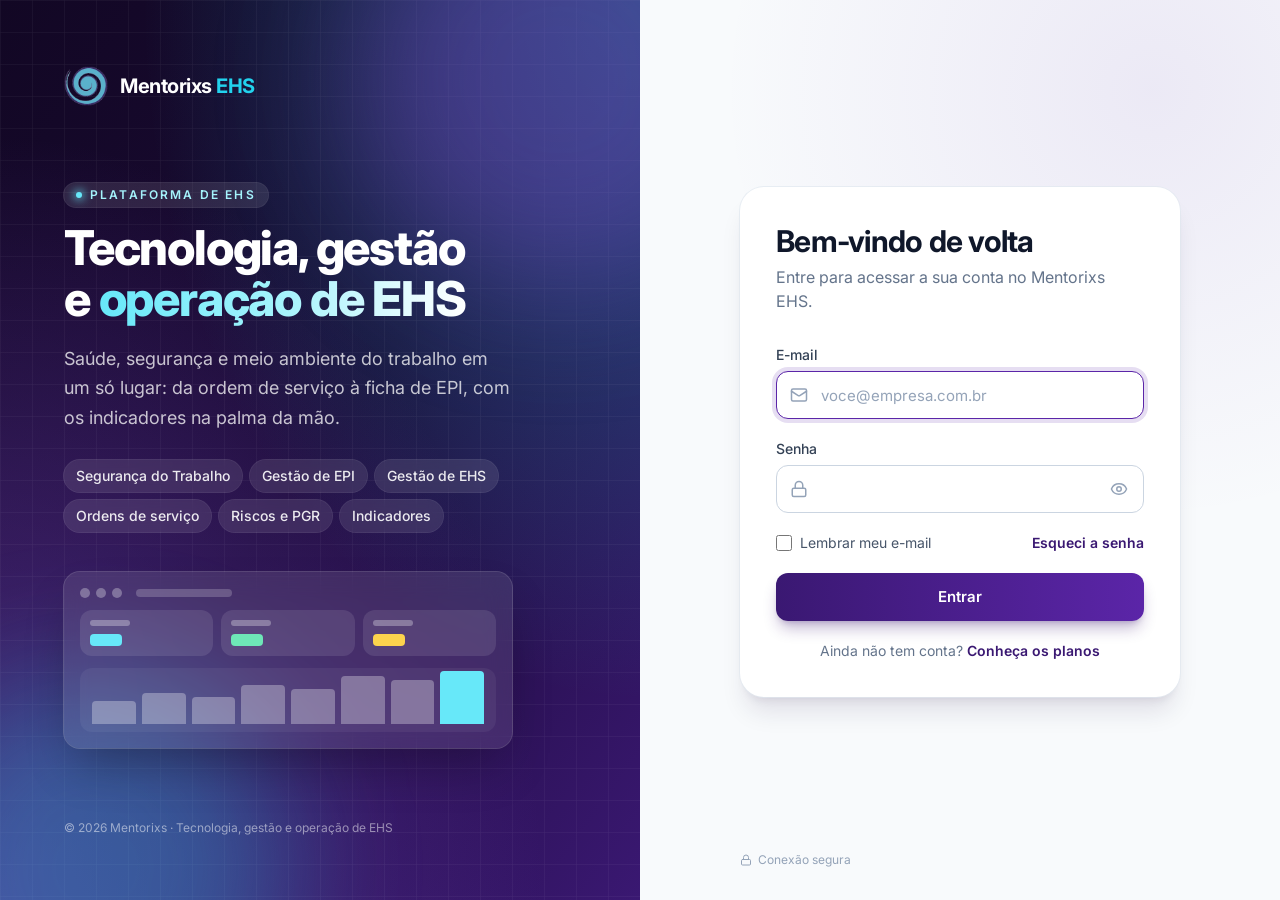
<file: index.html>
<!doctype html>
<html lang="pt-BR">
  <head>
    <link rel="preconnect" href="https://fonts.googleapis.com" /><link href="https://fonts.googleapis.com/css2?family=Inter:wght@400;500;600;700&display=swap" rel="stylesheet" />
    <meta charset="UTF-8" />
    <link rel="icon" type="image/png" href="/logo-mentorixs.png" />
    <meta name="viewport" content="width=device-width, initial-scale=1.0" />
    <title>Mentorixs EHS</title>
    <meta name="description" content="Mentorixs EHS — gestão completa de Saúde, Segurança e Meio Ambiente." />
    <script src="/config.js"></script>
    <script type="module" crossorigin src="/index-CPgqDeFR.js"></script>
    <link rel="modulepreload" crossorigin href="/base-react-D0Fyjp-H.js">
    <link rel="modulepreload" crossorigin href="/base-supabase-DEuA4i4O.js">
    <link rel="modulepreload" crossorigin href="/base-icones-BkxpbTUX.js">
    <link rel="stylesheet" crossorigin href="/index-DV1jtI6w.css">
  </head>
  <body>
    <div id="root"></div>
  </body>
</html>
</file>
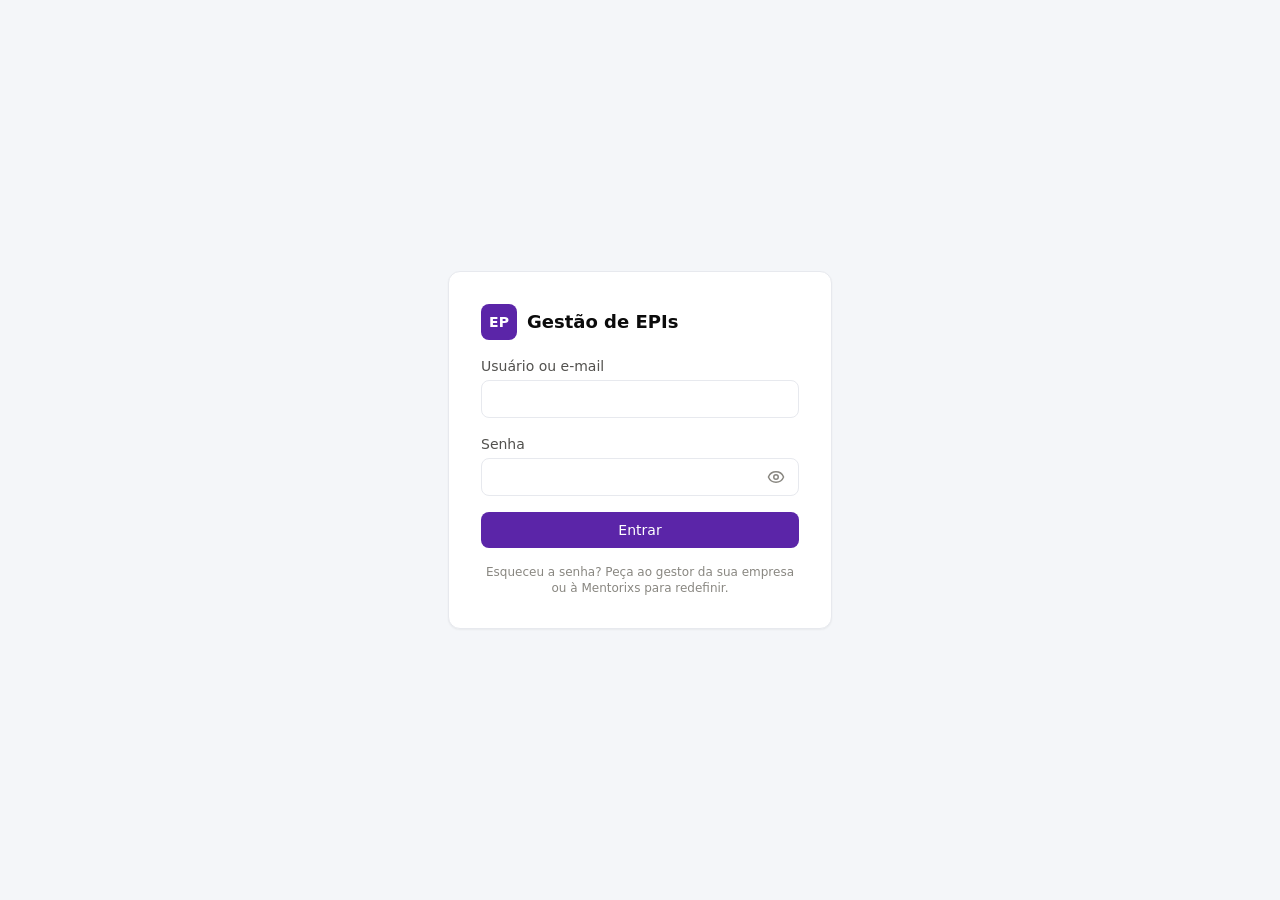
<file: epi-app/index.html>
<!doctype html>
<html lang="pt-BR">
  <head>
    <meta charset="UTF-8" />
    <meta name="viewport" content="width=device-width, initial-scale=1.0" />
    <title>Mentorixs EHS · Gestão de EPI</title>
    <script type="module" crossorigin src="/epi-app/assets/index-B8iXrmJH.js"></script>
    <link rel="stylesheet" crossorigin href="/epi-app/assets/index-DBEA_Btd.css">
  </head>
  <body>
    <div id="root"></div>
    <script src="/config.js"></script>
  </body>
</html>
</file>
<file: index-DV1jtI6w.css>
*,:before,:after{--tw-border-spacing-x: 0;--tw-border-spacing-y: 0;--tw-translate-x: 0;--tw-translate-y: 0;--tw-rotate: 0;--tw-skew-x: 0;--tw-skew-y: 0;--tw-scale-x: 1;--tw-scale-y: 1;--tw-pan-x: ;--tw-pan-y: ;--tw-pinch-zoom: ;--tw-scroll-snap-strictness: proximity;--tw-gradient-from-position: ;--tw-gradient-via-position: ;--tw-gradient-to-position: ;--tw-ordinal: ;--tw-slashed-zero: ;--tw-numeric-figure: ;--tw-numeric-spacing: ;--tw-numeric-fraction: ;--tw-ring-inset: ;--tw-ring-offset-width: 0px;--tw-ring-offset-color: #fff;--tw-ring-color: rgb(59 130 246 / .5);--tw-ring-offset-shadow: 0 0 #0000;--tw-ring-shadow: 0 0 #0000;--tw-shadow: 0 0 #0000;--tw-shadow-colored: 0 0 #0000;--tw-blur: ;--tw-brightness: ;--tw-contrast: ;--tw-grayscale: ;--tw-hue-rotate: ;--tw-invert: ;--tw-saturate: ;--tw-sepia: ;--tw-drop-shadow: ;--tw-backdrop-blur: ;--tw-backdrop-brightness: ;--tw-backdrop-contrast: ;--tw-backdrop-grayscale: ;--tw-backdrop-hue-rotate: ;--tw-backdrop-invert: ;--tw-backdrop-opacity: ;--tw-backdrop-saturate: ;--tw-backdrop-sepia: ;--tw-contain-size: ;--tw-contain-layout: ;--tw-contain-paint: ;--tw-contain-style: }::backdrop{--tw-border-spacing-x: 0;--tw-border-spacing-y: 0;--tw-translate-x: 0;--tw-translate-y: 0;--tw-rotate: 0;--tw-skew-x: 0;--tw-skew-y: 0;--tw-scale-x: 1;--tw-scale-y: 1;--tw-pan-x: ;--tw-pan-y: ;--tw-pinch-zoom: ;--tw-scroll-snap-strictness: proximity;--tw-gradient-from-position: ;--tw-gradient-via-position: ;--tw-gradient-to-position: ;--tw-ordinal: ;--tw-slashed-zero: ;--tw-numeric-figure: ;--tw-numeric-spacing: ;--tw-numeric-fraction: ;--tw-ring-inset: ;--tw-ring-offset-width: 0px;--tw-ring-offset-color: #fff;--tw-ring-color: rgb(59 130 246 / .5);--tw-ring-offset-shadow: 0 0 #0000;--tw-ring-shadow: 0 0 #0000;--tw-shadow: 0 0 #0000;--tw-shadow-colored: 0 0 #0000;--tw-blur: ;--tw-brightness: ;--tw-contrast: ;--tw-grayscale: ;--tw-hue-rotate: ;--tw-invert: ;--tw-saturate: ;--tw-sepia: ;--tw-drop-shadow: ;--tw-backdrop-blur: ;--tw-backdrop-brightness: ;--tw-backdrop-contrast: ;--tw-backdrop-grayscale: ;--tw-backdrop-hue-rotate: ;--tw-backdrop-invert: ;--tw-backdrop-opacity: ;--tw-backdrop-saturate: ;--tw-backdrop-sepia: ;--tw-contain-size: ;--tw-contain-layout: ;--tw-contain-paint: ;--tw-contain-style: }*,:before,:after{box-sizing:border-box;border-width:0;border-style:solid;border-color:#e5e7eb}:before,:after{--tw-content: ""}html,:host{line-height:1.5;-webkit-text-size-adjust:100%;-moz-tab-size:4;-o-tab-size:4;tab-size:4;font-family:Inter,system-ui,sans-serif;font-feature-settings:normal;font-variation-settings:normal;-webkit-tap-highlight-color:transparent}body{margin:0;line-height:inherit}hr{height:0;color:inherit;border-top-width:1px}abbr:where([title]){-webkit-text-decoration:underline dotted;text-decoration:underline dotted}h1,h2,h3,h4,h5,h6{font-size:inherit;font-weight:inherit}a{color:inherit;text-decoration:inherit}b,strong{font-weight:bolder}code,kbd,samp,pre{font-family:ui-monospace,SFMono-Regular,Menlo,Monaco,Consolas,Liberation Mono,Courier New,monospace;font-feature-settings:normal;font-variation-settings:normal;font-size:1em}small{font-size:80%}sub,sup{font-size:75%;line-height:0;position:relative;vertical-align:baseline}sub{bottom:-.25em}sup{top:-.5em}table{text-indent:0;border-color:inherit;border-collapse:collapse}button,input,optgroup,select,textarea{font-family:inherit;font-feature-settings:inherit;font-variation-settings:inherit;font-size:100%;font-weight:inherit;line-height:inherit;letter-spacing:inherit;color:inherit;margin:0;padding:0}button,select{text-transform:none}button,input:where([type=button]),input:where([type=reset]),input:where([type=submit]){-webkit-appearance:button;background-color:transparent;background-image:none}:-moz-focusring{outline:auto}:-moz-ui-invalid{box-shadow:none}progress{vertical-align:baseline}::-webkit-inner-spin-button,::-webkit-outer-spin-button{height:auto}[type=search]{-webkit-appearance:textfield;outline-offset:-2px}::-webkit-search-decoration{-webkit-appearance:none}::-webkit-file-upload-button{-webkit-appearance:button;font:inherit}summary{display:list-item}blockquote,dl,dd,h1,h2,h3,h4,h5,h6,hr,figure,p,pre{margin:0}fieldset{margin:0;padding:0}legend{padding:0}ol,ul,menu{list-style:none;margin:0;padding:0}dialog{padding:0}textarea{resize:vertical}input::-moz-placeholder,textarea::-moz-placeholder{opacity:1;color:#9ca3af}input::placeholder,textarea::placeholder{opacity:1;color:#9ca3af}button,[role=button]{cursor:pointer}:disabled{cursor:default}img,svg,video,canvas,audio,iframe,embed,object{display:block;vertical-align:middle}img,video{max-width:100%;height:auto}[hidden]:where(:not([hidden=until-found])){display:none}.grid>*{min-width:0}img,svg,video,canvas{max-width:100%}.input{width:100%;border-radius:.5rem;border-width:1px;--tw-border-opacity: 1;border-color:rgb(203 213 225 / var(--tw-border-opacity));--tw-bg-opacity: 1;background-color:rgb(255 255 255 / var(--tw-bg-opacity));padding:.5rem .75rem;font-size:1rem;line-height:1.5rem;outline:2px solid transparent;outline-offset:2px}.input:focus{--tw-border-opacity: 1;border-color:rgb(91 37 168 / var(--tw-border-opacity));--tw-ring-offset-shadow: var(--tw-ring-inset) 0 0 0 var(--tw-ring-offset-width) var(--tw-ring-offset-color);--tw-ring-shadow: var(--tw-ring-inset) 0 0 0 calc(2px + var(--tw-ring-offset-width)) var(--tw-ring-color);box-shadow:var(--tw-ring-offset-shadow),var(--tw-ring-shadow),var(--tw-shadow, 0 0 #0000);--tw-ring-color: rgb(91 37 168 / .2)}@media (min-width: 640px){.input{font-size:.875rem;line-height:1.25rem}}.\!label,.label{margin-bottom:.25rem;display:block;font-size:.75rem;line-height:1rem;font-weight:600;text-transform:uppercase;letter-spacing:.025em;--tw-text-opacity: 1;color:rgb(100 116 139 / var(--tw-text-opacity))}.btn{display:inline-flex;align-items:center;justify-content:center;gap:.5rem;border-radius:.5rem;padding:.5rem 1rem;font-size:.875rem;line-height:1.25rem;font-weight:600;transition-property:color,background-color,border-color,text-decoration-color,fill,stroke,opacity,box-shadow,transform,filter,backdrop-filter;transition-timing-function:cubic-bezier(.4,0,.2,1);transition-duration:.15s}.btn:disabled{opacity:.5}.btn-primary{display:inline-flex;align-items:center;justify-content:center;gap:.5rem;border-radius:.5rem;padding:.5rem 1rem;font-size:.875rem;line-height:1.25rem;font-weight:600;transition-property:color,background-color,border-color,text-decoration-color,fill,stroke,opacity,box-shadow,transform,filter,backdrop-filter;transition-timing-function:cubic-bezier(.4,0,.2,1);transition-duration:.15s}.btn-primary:disabled{opacity:.5}.btn-primary{--tw-bg-opacity: 1;background-color:rgb(58 24 114 / var(--tw-bg-opacity));--tw-text-opacity: 1;color:rgb(255 255 255 / var(--tw-text-opacity))}.btn-primary:hover{--tw-bg-opacity: 1;background-color:rgb(91 37 168 / var(--tw-bg-opacity))}.btn-ghost{display:inline-flex;align-items:center;justify-content:center;gap:.5rem;border-radius:.5rem;padding:.5rem 1rem;font-size:.875rem;line-height:1.25rem;font-weight:600;transition-property:color,background-color,border-color,text-decoration-color,fill,stroke,opacity,box-shadow,transform,filter,backdrop-filter;transition-timing-function:cubic-bezier(.4,0,.2,1);transition-duration:.15s}.btn-ghost:disabled{opacity:.5}.btn-ghost{--tw-text-opacity: 1;color:rgb(71 85 105 / var(--tw-text-opacity))}.btn-ghost:hover{--tw-bg-opacity: 1;background-color:rgb(226 232 240 / var(--tw-bg-opacity))}.btn-danger{display:inline-flex;align-items:center;justify-content:center;gap:.5rem;border-radius:.5rem;padding:.5rem 1rem;font-size:.875rem;line-height:1.25rem;font-weight:600;transition-property:color,background-color,border-color,text-decoration-color,fill,stroke,opacity,box-shadow,transform,filter,backdrop-filter;transition-timing-function:cubic-bezier(.4,0,.2,1);transition-duration:.15s}.btn-danger:disabled{opacity:.5}.btn-danger{--tw-text-opacity: 1;color:rgb(220 38 38 / var(--tw-text-opacity))}.btn-danger:hover{--tw-bg-opacity: 1;background-color:rgb(254 242 242 / var(--tw-bg-opacity))}.card{border-radius:1rem;--tw-bg-opacity: 1;background-color:rgb(255 255 255 / var(--tw-bg-opacity));padding:1rem;--tw-shadow: 0 1px 2px 0 rgb(0 0 0 / .05);--tw-shadow-colored: 0 1px 2px 0 var(--tw-shadow-color);box-shadow:var(--tw-ring-offset-shadow, 0 0 #0000),var(--tw-ring-shadow, 0 0 #0000),var(--tw-shadow);--tw-ring-offset-shadow: var(--tw-ring-inset) 0 0 0 var(--tw-ring-offset-width) var(--tw-ring-offset-color);--tw-ring-shadow: var(--tw-ring-inset) 0 0 0 calc(1px + var(--tw-ring-offset-width)) var(--tw-ring-color);box-shadow:var(--tw-ring-offset-shadow),var(--tw-ring-shadow),var(--tw-shadow, 0 0 #0000);--tw-ring-opacity: 1;--tw-ring-color: rgb(226 232 240 / var(--tw-ring-opacity))}@media (min-width: 640px){.card{padding:1.25rem}}.th{white-space:nowrap;padding:.75rem;text-align:left;font-size:.75rem;line-height:1rem;font-weight:600;text-transform:uppercase;letter-spacing:.025em;--tw-text-opacity: 1;color:rgb(100 116 139 / var(--tw-text-opacity))}@media (min-width: 640px){.th{padding-left:1rem;padding-right:1rem}}.td{padding:.75rem;font-size:.875rem;line-height:1.25rem}@media (min-width: 640px){.td{padding-left:1rem;padding-right:1rem}}.sr-only{position:absolute;width:1px;height:1px;padding:0;margin:-1px;overflow:hidden;clip:rect(0,0,0,0);white-space:nowrap;border-width:0}.pointer-events-none{pointer-events:none}.static{position:static}.fixed{position:fixed}.absolute{position:absolute}.relative{position:relative}.sticky{position:sticky}.inset-0{top:0;right:0;bottom:0;left:0}.inset-x-0{left:0;right:0}.inset-x-6{left:1.5rem;right:1.5rem}.inset-y-0{top:0;bottom:0}.-bottom-40{bottom:-10rem}.-bottom-48{bottom:-12rem}.-left-24{left:-6rem}.-left-\[5px\]{left:-5px}.-right-0\.5{right:-.125rem}.-right-1{right:-.25rem}.-right-10{right:-2.5rem}.-right-24{right:-6rem}.-right-32{right:-8rem}.-right-40{right:-10rem}.-top-0\.5{top:-.125rem}.-top-1{top:-.25rem}.-top-10{top:-2.5rem}.-top-24{top:-6rem}.-top-3{top:-.75rem}.-top-32{top:-8rem}.-top-40{top:-10rem}.bottom-0{bottom:0}.bottom-2{bottom:.5rem}.bottom-4{bottom:1rem}.bottom-8{bottom:2rem}.left-0{left:0}.left-1\/2{left:50%}.left-3{left:.75rem}.left-3\.5{left:.875rem}.left-7{left:1.75rem}.left-72{left:18rem}.left-\[7px\]{left:7px}.right-0{right:0}.right-1{right:.25rem}.right-1\.5{right:.375rem}.right-2{right:.5rem}.top-0{top:0}.top-1{top:.25rem}.top-1\.5{top:.375rem}.top-1\/2{top:50%}.top-11{top:2.75rem}.top-2{top:.5rem}.top-2\.5{top:.625rem}.z-10{z-index:10}.z-20{z-index:20}.z-30{z-index:30}.z-40{z-index:40}.z-50{z-index:50}.z-\[55\]{z-index:55}.z-\[60\]{z-index:60}.z-\[70\]{z-index:70}.col-span-2{grid-column:span 2 / span 2}.-mx-1{margin-left:-.25rem;margin-right:-.25rem}.mx-1{margin-left:.25rem;margin-right:.25rem}.mx-1\.5{margin-left:.375rem;margin-right:.375rem}.mx-2{margin-left:.5rem;margin-right:.5rem}.mx-3{margin-left:.75rem;margin-right:.75rem}.mx-4{margin-left:1rem;margin-right:1rem}.mx-auto{margin-left:auto;margin-right:auto}.my-2{margin-top:.5rem;margin-bottom:.5rem}.\!mb-0{margin-bottom:0!important}.-mb-2{margin-bottom:-.5rem}.-mb-px{margin-bottom:-1px}.-ml-2\.5{margin-left:-.625rem}.-mt-28{margin-top:-7rem}.-mt-3{margin-top:-.75rem}.mb-0\.5{margin-bottom:.125rem}.mb-1{margin-bottom:.25rem}.mb-1\.5{margin-bottom:.375rem}.mb-2{margin-bottom:.5rem}.mb-3{margin-bottom:.75rem}.mb-4{margin-bottom:1rem}.mb-5{margin-bottom:1.25rem}.mb-6{margin-bottom:1.5rem}.mb-8{margin-bottom:2rem}.ml-1{margin-left:.25rem}.ml-1\.5{margin-left:.375rem}.ml-2{margin-left:.5rem}.ml-3{margin-left:.75rem}.ml-5{margin-left:1.25rem}.ml-7{margin-left:1.75rem}.ml-auto{margin-left:auto}.mr-1{margin-right:.25rem}.mr-1\.5{margin-right:.375rem}.mr-2{margin-right:.5rem}.mt-0\.5{margin-top:.125rem}.mt-1{margin-top:.25rem}.mt-1\.5{margin-top:.375rem}.mt-10{margin-top:2.5rem}.mt-16{margin-top:4rem}.mt-2{margin-top:.5rem}.mt-20{margin-top:5rem}.mt-3{margin-top:.75rem}.mt-4{margin-top:1rem}.mt-5{margin-top:1.25rem}.mt-6{margin-top:1.5rem}.mt-7{margin-top:1.75rem}.mt-8{margin-top:2rem}.mt-auto{margin-top:auto}.line-clamp-2{overflow:hidden;display:-webkit-box;-webkit-box-orient:vertical;-webkit-line-clamp:2}.block{display:block}.inline-block{display:inline-block}.inline{display:inline}.flex{display:flex}.inline-flex{display:inline-flex}.table{display:table}.grid{display:grid}.inline-grid{display:inline-grid}.hidden{display:none}.aspect-\[16\/10\]{aspect-ratio:16/10}.aspect-\[4\/3\]{aspect-ratio:4/3}.aspect-square{aspect-ratio:1 / 1}.h-1\.5{height:.375rem}.h-1\/3{height:33.333333%}.h-10{height:2.5rem}.h-11{height:2.75rem}.h-12{height:3rem}.h-14{height:3.5rem}.h-16{height:4rem}.h-2{height:.5rem}.h-2\.5{height:.625rem}.h-20{height:5rem}.h-28{height:7rem}.h-3{height:.75rem}.h-32{height:8rem}.h-36{height:9rem}.h-4{height:1rem}.h-44{height:11rem}.h-48{height:12rem}.h-5{height:1.25rem}.h-56{height:14rem}.h-6{height:1.5rem}.h-64{height:16rem}.h-7{height:1.75rem}.h-72{height:18rem}.h-8{height:2rem}.h-9{height:2.25rem}.h-\[15px\]{height:15px}.h-\[24rem\]{height:24rem}.h-\[26rem\]{height:26rem}.h-\[28rem\]{height:28rem}.h-auto{height:auto}.h-fit{height:-moz-fit-content;height:fit-content}.h-full{height:100%}.h-px{height:1px}.h-screen{height:100vh}.max-h-14{max-height:3.5rem}.max-h-48{max-height:12rem}.max-h-64{max-height:16rem}.max-h-72{max-height:18rem}.max-h-96{max-height:24rem}.max-h-\[100dvh\]{max-height:100dvh}.max-h-\[38vh\]{max-height:38vh}.max-h-\[50vh\]{max-height:50vh}.max-h-\[70vh\]{max-height:70vh}.max-h-\[90dvh\]{max-height:90dvh}.min-h-0{min-height:0px}.min-h-24{min-height:6rem}.min-h-\[100px\]{min-height:100px}.min-h-\[108px\]{min-height:108px}.min-h-\[110px\]{min-height:110px}.min-h-\[28px\]{min-height:28px}.min-h-\[3\.75rem\]{min-height:3.75rem}.min-h-\[3rem\]{min-height:3rem}.min-h-\[40vh\]{min-height:40vh}.min-h-\[420px\]{min-height:420px}.min-h-\[50px\]{min-height:50px}.min-h-\[50vh\]{min-height:50vh}.min-h-\[60px\]{min-height:60px}.min-h-\[70px\]{min-height:70px}.min-h-\[72px\]{min-height:72px}.min-h-\[80px\]{min-height:80px}.min-h-\[90px\]{min-height:90px}.min-h-\[96px\]{min-height:96px}.min-h-full{min-height:100%}.min-h-screen{min-height:100vh}.\!w-16{width:4rem!important}.\!w-20{width:5rem!important}.\!w-24{width:6rem!important}.\!w-28{width:7rem!important}.\!w-32{width:8rem!important}.\!w-40{width:10rem!important}.\!w-60{width:15rem!important}.\!w-64{width:16rem!important}.\!w-auto{width:auto!important}.\!w-full{width:100%!important}.w-1\.5{width:.375rem}.w-10{width:2.5rem}.w-11{width:2.75rem}.w-12{width:3rem}.w-14{width:3.5rem}.w-16{width:4rem}.w-2{width:.5rem}.w-2\.5{width:.625rem}.w-20{width:5rem}.w-24{width:6rem}.w-28{width:7rem}.w-3{width:.75rem}.w-32{width:8rem}.w-36{width:9rem}.w-4{width:1rem}.w-40{width:10rem}.w-44{width:11rem}.w-48{width:12rem}.w-5{width:1.25rem}.w-56{width:14rem}.w-6{width:1.5rem}.w-64{width:16rem}.w-7{width:1.75rem}.w-72{width:18rem}.w-8{width:2rem}.w-80{width:20rem}.w-9{width:2.25rem}.w-\[15px\]{width:15px}.w-\[22px\]{width:22px}.w-\[24rem\]{width:24rem}.w-\[26rem\]{width:26rem}.w-\[28rem\]{width:28rem}.w-\[3px\]{width:3px}.w-\[72px\]{width:72px}.w-\[calc\(100\%-1rem\)\]{width:calc(100% - 1rem)}.w-auto{width:auto}.w-fit{width:-moz-fit-content;width:fit-content}.w-full{width:100%}.w-max{width:-moz-max-content;width:max-content}.w-px{width:1px}.min-w-0{min-width:0px}.min-w-4{min-width:1rem}.min-w-\[108px\]{min-width:108px}.min-w-\[13rem\]{min-width:13rem}.min-w-\[140px\]{min-width:140px}.min-w-\[200px\]{min-width:200px}.min-w-\[220px\]{min-width:220px}.min-w-\[260px\]{min-width:260px}.min-w-\[420px\]{min-width:420px}.min-w-\[520px\]{min-width:520px}.min-w-\[560px\]{min-width:560px}.min-w-\[600px\]{min-width:600px}.min-w-\[620px\]{min-width:620px}.min-w-\[640px\]{min-width:640px}.min-w-\[680px\]{min-width:680px}.min-w-\[720px\]{min-width:720px}.min-w-\[760px\]{min-width:760px}.min-w-\[780px\]{min-width:780px}.min-w-\[820px\]{min-width:820px}.min-w-\[860px\]{min-width:860px}.min-w-\[880px\]{min-width:880px}.min-w-\[900px\]{min-width:900px}.max-w-2xl{max-width:42rem}.max-w-3xl{max-width:48rem}.max-w-4xl{max-width:56rem}.max-w-5xl{max-width:64rem}.max-w-6xl{max-width:72rem}.max-w-7xl{max-width:80rem}.max-w-\[120px\]{max-width:120px}.max-w-\[1600px\]{max-width:1600px}.max-w-\[160px\]{max-width:160px}.max-w-\[16rem\]{max-width:16rem}.max-w-\[1760px\]{max-width:1760px}.max-w-\[200px\]{max-width:200px}.max-w-\[38px\]{max-width:38px}.max-w-\[400px\]{max-width:400px}.max-w-\[440px\]{max-width:440px}.max-w-\[80\%\]{max-width:80%}.max-w-\[85\%\]{max-width:85%}.max-w-\[85vw\]{max-width:85vw}.max-w-\[calc\(100vw-2rem\)\]{max-width:calc(100vw - 2rem)}.max-w-full{max-width:100%}.max-w-lg{max-width:32rem}.max-w-md{max-width:28rem}.max-w-sm{max-width:24rem}.max-w-xl{max-width:36rem}.max-w-xs{max-width:20rem}.flex-1{flex:1 1 0%}.shrink-0{flex-shrink:0}.border-collapse{border-collapse:collapse}.border-separate{border-collapse:separate}.border-spacing-0{--tw-border-spacing-x: 0px;--tw-border-spacing-y: 0px;border-spacing:var(--tw-border-spacing-x) var(--tw-border-spacing-y)}.border-spacing-1{--tw-border-spacing-x: .25rem;--tw-border-spacing-y: .25rem;border-spacing:var(--tw-border-spacing-x) var(--tw-border-spacing-y)}.-translate-x-1\/2{--tw-translate-x: -50%;transform:translate(var(--tw-translate-x),var(--tw-translate-y)) rotate(var(--tw-rotate)) skew(var(--tw-skew-x)) skewY(var(--tw-skew-y)) scaleX(var(--tw-scale-x)) scaleY(var(--tw-scale-y))}.-translate-y-1\/2{--tw-translate-y: -50%;transform:translate(var(--tw-translate-x),var(--tw-translate-y)) rotate(var(--tw-rotate)) skew(var(--tw-skew-x)) skewY(var(--tw-skew-y)) scaleX(var(--tw-scale-x)) scaleY(var(--tw-scale-y))}.rotate-180{--tw-rotate: 180deg;transform:translate(var(--tw-translate-x),var(--tw-translate-y)) rotate(var(--tw-rotate)) skew(var(--tw-skew-x)) skewY(var(--tw-skew-y)) scaleX(var(--tw-scale-x)) scaleY(var(--tw-scale-y))}.rotate-90{--tw-rotate: 90deg;transform:translate(var(--tw-translate-x),var(--tw-translate-y)) rotate(var(--tw-rotate)) skew(var(--tw-skew-x)) skewY(var(--tw-skew-y)) scaleX(var(--tw-scale-x)) scaleY(var(--tw-scale-y))}.scale-100{--tw-scale-x: 1;--tw-scale-y: 1;transform:translate(var(--tw-translate-x),var(--tw-translate-y)) rotate(var(--tw-rotate)) skew(var(--tw-skew-x)) skewY(var(--tw-skew-y)) scaleX(var(--tw-scale-x)) scaleY(var(--tw-scale-y))}.scale-50{--tw-scale-x: .5;--tw-scale-y: .5;transform:translate(var(--tw-translate-x),var(--tw-translate-y)) rotate(var(--tw-rotate)) skew(var(--tw-skew-x)) skewY(var(--tw-skew-y)) scaleX(var(--tw-scale-x)) scaleY(var(--tw-scale-y))}.scale-75{--tw-scale-x: .75;--tw-scale-y: .75;transform:translate(var(--tw-translate-x),var(--tw-translate-y)) rotate(var(--tw-rotate)) skew(var(--tw-skew-x)) skewY(var(--tw-skew-y)) scaleX(var(--tw-scale-x)) scaleY(var(--tw-scale-y))}.transform{transform:translate(var(--tw-translate-x),var(--tw-translate-y)) rotate(var(--tw-rotate)) skew(var(--tw-skew-x)) skewY(var(--tw-skew-y)) scaleX(var(--tw-scale-x)) scaleY(var(--tw-scale-y))}@keyframes ping{75%,to{transform:scale(2);opacity:0}}.animate-ping{animation:ping 1s cubic-bezier(0,0,.2,1) infinite}@keyframes pulse{50%{opacity:.5}}.animate-pulse{animation:pulse 2s cubic-bezier(.4,0,.6,1) infinite}@keyframes spin{to{transform:rotate(360deg)}}.animate-spin{animation:spin 1s linear infinite}.cursor-crosshair{cursor:crosshair}.cursor-default{cursor:default}.cursor-grab{cursor:grab}.cursor-help{cursor:help}.cursor-pointer{cursor:pointer}.touch-none{touch-action:none}.select-none{-webkit-user-select:none;-moz-user-select:none;user-select:none}.resize{resize:both}.list-decimal{list-style-type:decimal}.list-disc{list-style-type:disc}.appearance-none{-webkit-appearance:none;-moz-appearance:none;appearance:none}.break-inside-avoid{-moz-column-break-inside:avoid;break-inside:avoid}.break-inside-avoid-page{break-inside:avoid-page}.grid-cols-1{grid-template-columns:repeat(1,minmax(0,1fr))}.grid-cols-2{grid-template-columns:repeat(2,minmax(0,1fr))}.grid-cols-3{grid-template-columns:repeat(3,minmax(0,1fr))}.grid-cols-5{grid-template-columns:repeat(5,minmax(0,1fr))}.grid-cols-7{grid-template-columns:repeat(7,minmax(0,1fr))}.grid-cols-\[110px_1fr_36px\]{grid-template-columns:110px 1fr 36px}.grid-cols-\[140px_1fr_32px\]{grid-template-columns:140px 1fr 32px}.grid-cols-\[1fr_96px\]{grid-template-columns:1fr 96px}.grid-cols-\[minmax\(0\,120px\)_1fr_auto\]{grid-template-columns:minmax(0,120px) 1fr auto}.grid-cols-\[minmax\(0\,130px\)_1fr_auto\]{grid-template-columns:minmax(0,130px) 1fr auto}.grid-cols-\[minmax\(0\,2\.2fr\)_110px_minmax\(0\,1\.3fr\)_90px_110px_130px\]{grid-template-columns:minmax(0,2.2fr) 110px minmax(0,1.3fr) 90px 110px 130px}.grid-cols-\[minmax\(0\,7\.5rem\)_1fr_2rem\]{grid-template-columns:minmax(0,7.5rem) 1fr 2rem}.flex-col{flex-direction:column}.flex-col-reverse{flex-direction:column-reverse}.flex-wrap{flex-wrap:wrap}.place-items-center{place-items:center}.content-start{align-content:flex-start}.items-start{align-items:flex-start}.items-end{align-items:flex-end}.items-center{align-items:center}.items-baseline{align-items:baseline}.justify-end{justify-content:flex-end}.justify-center{justify-content:center}.justify-between{justify-content:space-between}.gap-0\.5{gap:.125rem}.gap-1{gap:.25rem}.gap-1\.5{gap:.375rem}.gap-2{gap:.5rem}.gap-2\.5{gap:.625rem}.gap-3{gap:.75rem}.gap-4{gap:1rem}.gap-5{gap:1.25rem}.gap-6{gap:1.5rem}.gap-8{gap:2rem}.gap-\[2px\]{gap:2px}.gap-px{gap:1px}.gap-x-1{-moz-column-gap:.25rem;column-gap:.25rem}.gap-x-2{-moz-column-gap:.5rem;column-gap:.5rem}.gap-x-3{-moz-column-gap:.75rem;column-gap:.75rem}.gap-x-4{-moz-column-gap:1rem;column-gap:1rem}.gap-x-5{-moz-column-gap:1.25rem;column-gap:1.25rem}.gap-x-6{-moz-column-gap:1.5rem;column-gap:1.5rem}.gap-x-8{-moz-column-gap:2rem;column-gap:2rem}.gap-y-0\.5{row-gap:.125rem}.gap-y-1{row-gap:.25rem}.gap-y-1\.5{row-gap:.375rem}.gap-y-2{row-gap:.5rem}.gap-y-2\.5{row-gap:.625rem}.gap-y-3{row-gap:.75rem}.space-x-1>:not([hidden])~:not([hidden]){--tw-space-x-reverse: 0;margin-right:calc(.25rem * var(--tw-space-x-reverse));margin-left:calc(.25rem * calc(1 - var(--tw-space-x-reverse)))}.space-y-0\.5>:not([hidden])~:not([hidden]){--tw-space-y-reverse: 0;margin-top:calc(.125rem * calc(1 - var(--tw-space-y-reverse)));margin-bottom:calc(.125rem * var(--tw-space-y-reverse))}.space-y-1>:not([hidden])~:not([hidden]){--tw-space-y-reverse: 0;margin-top:calc(.25rem * calc(1 - var(--tw-space-y-reverse)));margin-bottom:calc(.25rem * var(--tw-space-y-reverse))}.space-y-1\.5>:not([hidden])~:not([hidden]){--tw-space-y-reverse: 0;margin-top:calc(.375rem * calc(1 - var(--tw-space-y-reverse)));margin-bottom:calc(.375rem * var(--tw-space-y-reverse))}.space-y-2>:not([hidden])~:not([hidden]){--tw-space-y-reverse: 0;margin-top:calc(.5rem * calc(1 - var(--tw-space-y-reverse)));margin-bottom:calc(.5rem * var(--tw-space-y-reverse))}.space-y-2\.5>:not([hidden])~:not([hidden]){--tw-space-y-reverse: 0;margin-top:calc(.625rem * calc(1 - var(--tw-space-y-reverse)));margin-bottom:calc(.625rem * var(--tw-space-y-reverse))}.space-y-3>:not([hidden])~:not([hidden]){--tw-space-y-reverse: 0;margin-top:calc(.75rem * calc(1 - var(--tw-space-y-reverse)));margin-bottom:calc(.75rem * var(--tw-space-y-reverse))}.space-y-4>:not([hidden])~:not([hidden]){--tw-space-y-reverse: 0;margin-top:calc(1rem * calc(1 - var(--tw-space-y-reverse)));margin-bottom:calc(1rem * var(--tw-space-y-reverse))}.space-y-5>:not([hidden])~:not([hidden]){--tw-space-y-reverse: 0;margin-top:calc(1.25rem * calc(1 - var(--tw-space-y-reverse)));margin-bottom:calc(1.25rem * var(--tw-space-y-reverse))}.space-y-6>:not([hidden])~:not([hidden]){--tw-space-y-reverse: 0;margin-top:calc(1.5rem * calc(1 - var(--tw-space-y-reverse)));margin-bottom:calc(1.5rem * var(--tw-space-y-reverse))}.space-y-7>:not([hidden])~:not([hidden]){--tw-space-y-reverse: 0;margin-top:calc(1.75rem * calc(1 - var(--tw-space-y-reverse)));margin-bottom:calc(1.75rem * var(--tw-space-y-reverse))}.space-y-8>:not([hidden])~:not([hidden]){--tw-space-y-reverse: 0;margin-top:calc(2rem * calc(1 - var(--tw-space-y-reverse)));margin-bottom:calc(2rem * var(--tw-space-y-reverse))}.divide-y>:not([hidden])~:not([hidden]){--tw-divide-y-reverse: 0;border-top-width:calc(1px * calc(1 - var(--tw-divide-y-reverse)));border-bottom-width:calc(1px * var(--tw-divide-y-reverse))}.divide-slate-100>:not([hidden])~:not([hidden]){--tw-divide-opacity: 1;border-color:rgb(241 245 249 / var(--tw-divide-opacity))}.self-end{align-self:flex-end}.self-center{align-self:center}.overflow-auto{overflow:auto}.overflow-hidden{overflow:hidden}.overflow-x-auto{overflow-x:auto}.overflow-y-auto{overflow-y:auto}.overflow-y-hidden{overflow-y:hidden}.overscroll-contain{overscroll-behavior:contain}.truncate{overflow:hidden;text-overflow:ellipsis;white-space:nowrap}.whitespace-normal{white-space:normal}.whitespace-nowrap{white-space:nowrap}.whitespace-pre-line{white-space:pre-line}.whitespace-pre-wrap{white-space:pre-wrap}.break-words{overflow-wrap:break-word}.break-all{word-break:break-all}.rounded{border-radius:.25rem}.rounded-2xl{border-radius:1rem}.rounded-3xl{border-radius:1.5rem}.rounded-full{border-radius:9999px}.rounded-lg{border-radius:.5rem}.rounded-md{border-radius:.375rem}.rounded-sm{border-radius:.125rem}.rounded-xl{border-radius:.75rem}.rounded-r{border-top-right-radius:.25rem;border-bottom-right-radius:.25rem}.rounded-t{border-top-left-radius:.25rem;border-top-right-radius:.25rem}.rounded-t-2xl{border-top-left-radius:1rem;border-top-right-radius:1rem}.rounded-t-lg{border-top-left-radius:.5rem;border-top-right-radius:.5rem}.rounded-t-md{border-top-left-radius:.375rem;border-top-right-radius:.375rem}.border{border-width:1px}.border-0{border-width:0px}.border-2{border-width:2px}.border-y{border-top-width:1px;border-bottom-width:1px}.border-b{border-bottom-width:1px}.border-b-2{border-bottom-width:2px}.border-l{border-left-width:1px}.border-l-4{border-left-width:4px}.border-r{border-right-width:1px}.border-t{border-top-width:1px}.border-dashed{border-style:dashed}.\!border-red-400{--tw-border-opacity: 1 !important;border-color:rgb(248 113 113 / var(--tw-border-opacity))!important}.border-amber-300{--tw-border-opacity: 1;border-color:rgb(252 211 77 / var(--tw-border-opacity))}.border-amber-400{--tw-border-opacity: 1;border-color:rgb(251 191 36 / var(--tw-border-opacity))}.border-brand-700{--tw-border-opacity: 1;border-color:rgb(58 24 114 / var(--tw-border-opacity))}.border-brand-800{--tw-border-opacity: 1;border-color:rgb(40 17 79 / var(--tw-border-opacity))}.border-cyan-400{--tw-border-opacity: 1;border-color:rgb(34 211 238 / var(--tw-border-opacity))}.border-cyan-500{--tw-border-opacity: 1;border-color:rgb(6 182 212 / var(--tw-border-opacity))}.border-cyan-500\/20{border-color:#06b6d433}.border-cyan-500\/30{border-color:#06b6d44d}.border-red-400{--tw-border-opacity: 1;border-color:rgb(248 113 113 / var(--tw-border-opacity))}.border-slate-100{--tw-border-opacity: 1;border-color:rgb(241 245 249 / var(--tw-border-opacity))}.border-slate-200{--tw-border-opacity: 1;border-color:rgb(226 232 240 / var(--tw-border-opacity))}.border-slate-300{--tw-border-opacity: 1;border-color:rgb(203 213 225 / var(--tw-border-opacity))}.border-slate-400{--tw-border-opacity: 1;border-color:rgb(148 163 184 / var(--tw-border-opacity))}.border-slate-700{--tw-border-opacity: 1;border-color:rgb(51 65 85 / var(--tw-border-opacity))}.border-transparent{border-color:transparent}.border-white\/10{border-color:#ffffff1a}.border-white\/15{border-color:#ffffff26}.border-white\/20{border-color:#fff3}.bg-\[\#392963\]{--tw-bg-opacity: 1;background-color:rgb(57 41 99 / var(--tw-bg-opacity))}.bg-amber-100{--tw-bg-opacity: 1;background-color:rgb(254 243 199 / var(--tw-bg-opacity))}.bg-amber-200{--tw-bg-opacity: 1;background-color:rgb(253 230 138 / var(--tw-bg-opacity))}.bg-amber-300{--tw-bg-opacity: 1;background-color:rgb(252 211 77 / var(--tw-bg-opacity))}.bg-amber-50{--tw-bg-opacity: 1;background-color:rgb(255 251 235 / var(--tw-bg-opacity))}.bg-amber-50\/40{background-color:#fffbeb66}.bg-amber-500{--tw-bg-opacity: 1;background-color:rgb(245 158 11 / var(--tw-bg-opacity))}.bg-black\/40{background-color:#0006}.bg-black\/50{background-color:#00000080}.bg-black\/60{background-color:#0009}.bg-blue-100{--tw-bg-opacity: 1;background-color:rgb(219 234 254 / var(--tw-bg-opacity))}.bg-brand-200{--tw-bg-opacity: 1;background-color:rgb(214 198 243 / var(--tw-bg-opacity))}.bg-brand-50{--tw-bg-opacity: 1;background-color:rgb(246 241 253 / var(--tw-bg-opacity))}.bg-brand-500{--tw-bg-opacity: 1;background-color:rgb(122 69 201 / var(--tw-bg-opacity))}.bg-brand-500\/40{background-color:#7a45c966}.bg-brand-600{--tw-bg-opacity: 1;background-color:rgb(91 37 168 / var(--tw-bg-opacity))}.bg-brand-600\/10{background-color:#5b25a81a}.bg-brand-600\/40{background-color:#5b25a866}.bg-brand-700{--tw-bg-opacity: 1;background-color:rgb(58 24 114 / var(--tw-bg-opacity))}.bg-brand-700\/10{background-color:#3a18721a}.bg-brand-700\/5{background-color:#3a18720d}.bg-brand-900{--tw-bg-opacity: 1;background-color:rgb(27 11 54 / var(--tw-bg-opacity))}.bg-brand-950{--tw-bg-opacity: 1;background-color:rgb(18 7 36 / var(--tw-bg-opacity))}.bg-brand-950\/50{background-color:#12072480}.bg-brand-cyan{--tw-bg-opacity: 1;background-color:rgb(34 211 238 / var(--tw-bg-opacity))}.bg-brand-cyan\/15{background-color:#22d3ee26}.bg-cyan-100{--tw-bg-opacity: 1;background-color:rgb(207 250 254 / var(--tw-bg-opacity))}.bg-cyan-300{--tw-bg-opacity: 1;background-color:rgb(103 232 249 / var(--tw-bg-opacity))}.bg-cyan-400{--tw-bg-opacity: 1;background-color:rgb(34 211 238 / var(--tw-bg-opacity))}.bg-cyan-400\/30{background-color:#22d3ee4d}.bg-cyan-50{--tw-bg-opacity: 1;background-color:rgb(236 254 255 / var(--tw-bg-opacity))}.bg-cyan-500{--tw-bg-opacity: 1;background-color:rgb(6 182 212 / var(--tw-bg-opacity))}.bg-cyan-500\/20{background-color:#06b6d433}.bg-cyan-600{--tw-bg-opacity: 1;background-color:rgb(8 145 178 / var(--tw-bg-opacity))}.bg-emerald-100{--tw-bg-opacity: 1;background-color:rgb(209 250 229 / var(--tw-bg-opacity))}.bg-emerald-200{--tw-bg-opacity: 1;background-color:rgb(167 243 208 / var(--tw-bg-opacity))}.bg-emerald-300{--tw-bg-opacity: 1;background-color:rgb(110 231 183 / var(--tw-bg-opacity))}.bg-emerald-400\/20{background-color:#34d39933}.bg-emerald-50{--tw-bg-opacity: 1;background-color:rgb(236 253 245 / var(--tw-bg-opacity))}.bg-emerald-500{--tw-bg-opacity: 1;background-color:rgb(16 185 129 / var(--tw-bg-opacity))}.bg-emerald-600{--tw-bg-opacity: 1;background-color:rgb(5 150 105 / var(--tw-bg-opacity))}.bg-green-100{--tw-bg-opacity: 1;background-color:rgb(220 252 231 / var(--tw-bg-opacity))}.bg-indigo-100{--tw-bg-opacity: 1;background-color:rgb(224 231 255 / var(--tw-bg-opacity))}.bg-indigo-600{--tw-bg-opacity: 1;background-color:rgb(79 70 229 / var(--tw-bg-opacity))}.bg-orange-100{--tw-bg-opacity: 1;background-color:rgb(255 237 213 / var(--tw-bg-opacity))}.bg-orange-300{--tw-bg-opacity: 1;background-color:rgb(253 186 116 / var(--tw-bg-opacity))}.bg-orange-500{--tw-bg-opacity: 1;background-color:rgb(249 115 22 / var(--tw-bg-opacity))}.bg-purple-100{--tw-bg-opacity: 1;background-color:rgb(243 232 255 / var(--tw-bg-opacity))}.bg-purple-500{--tw-bg-opacity: 1;background-color:rgb(168 85 247 / var(--tw-bg-opacity))}.bg-red-100{--tw-bg-opacity: 1;background-color:rgb(254 226 226 / var(--tw-bg-opacity))}.bg-red-400{--tw-bg-opacity: 1;background-color:rgb(248 113 113 / var(--tw-bg-opacity))}.bg-red-50{--tw-bg-opacity: 1;background-color:rgb(254 242 242 / var(--tw-bg-opacity))}.bg-red-500{--tw-bg-opacity: 1;background-color:rgb(239 68 68 / var(--tw-bg-opacity))}.bg-red-600{--tw-bg-opacity: 1;background-color:rgb(220 38 38 / var(--tw-bg-opacity))}.bg-rose-600{--tw-bg-opacity: 1;background-color:rgb(225 29 72 / var(--tw-bg-opacity))}.bg-sky-400{--tw-bg-opacity: 1;background-color:rgb(56 189 248 / var(--tw-bg-opacity))}.bg-sky-600{--tw-bg-opacity: 1;background-color:rgb(2 132 199 / var(--tw-bg-opacity))}.bg-slate-100{--tw-bg-opacity: 1;background-color:rgb(241 245 249 / var(--tw-bg-opacity))}.bg-slate-200{--tw-bg-opacity: 1;background-color:rgb(226 232 240 / var(--tw-bg-opacity))}.bg-slate-200\/60{background-color:#e2e8f099}.bg-slate-300{--tw-bg-opacity: 1;background-color:rgb(203 213 225 / var(--tw-bg-opacity))}.bg-slate-400{--tw-bg-opacity: 1;background-color:rgb(148 163 184 / var(--tw-bg-opacity))}.bg-slate-50{--tw-bg-opacity: 1;background-color:rgb(248 250 252 / var(--tw-bg-opacity))}.bg-slate-500{--tw-bg-opacity: 1;background-color:rgb(100 116 139 / var(--tw-bg-opacity))}.bg-slate-700{--tw-bg-opacity: 1;background-color:rgb(51 65 85 / var(--tw-bg-opacity))}.bg-slate-800{--tw-bg-opacity: 1;background-color:rgb(30 41 59 / var(--tw-bg-opacity))}.bg-slate-950{--tw-bg-opacity: 1;background-color:rgb(2 6 23 / var(--tw-bg-opacity))}.bg-slate-950\/90{background-color:#020617e6}.bg-teal-100{--tw-bg-opacity: 1;background-color:rgb(204 251 241 / var(--tw-bg-opacity))}.bg-transparent{background-color:transparent}.bg-violet-100{--tw-bg-opacity: 1;background-color:rgb(237 233 254 / var(--tw-bg-opacity))}.bg-violet-50{--tw-bg-opacity: 1;background-color:rgb(245 243 255 / var(--tw-bg-opacity))}.bg-violet-600{--tw-bg-opacity: 1;background-color:rgb(124 58 237 / var(--tw-bg-opacity))}.bg-white{--tw-bg-opacity: 1;background-color:rgb(255 255 255 / var(--tw-bg-opacity))}.bg-white\/10{background-color:#ffffff1a}.bg-white\/15{background-color:#ffffff26}.bg-white\/20{background-color:#fff3}.bg-white\/30{background-color:#ffffff4d}.bg-white\/5{background-color:#ffffff0d}.bg-white\/70{background-color:#ffffffb3}.bg-white\/\[0\.07\]{background-color:#ffffff12}.bg-yellow-100{--tw-bg-opacity: 1;background-color:rgb(254 249 195 / var(--tw-bg-opacity))}.bg-yellow-200{--tw-bg-opacity: 1;background-color:rgb(254 240 138 / var(--tw-bg-opacity))}.bg-yellow-500{--tw-bg-opacity: 1;background-color:rgb(234 179 8 / var(--tw-bg-opacity))}.bg-\[radial-gradient\(circle_at_80\%_10\%\,rgba\(91\,37\,168\,0\.08\)\,transparent_45\%\)\]{background-image:radial-gradient(circle at 80% 10%,rgba(91,37,168,.08),transparent 45%)}.bg-\[radial-gradient\(ellipse_at_top_right\,rgba\(34\,211\,238\,0\.35\)\,transparent_55\%\)\,radial-gradient\(ellipse_at_bottom_left\,rgba\(122\,69\,201\,0\.55\)\,transparent_60\%\)\]{background-image:radial-gradient(ellipse at top right,rgba(34,211,238,.35),transparent 55%),radial-gradient(ellipse at bottom left,rgba(122,69,201,.55),transparent 60%)}.bg-gradient-to-b{background-image:linear-gradient(to bottom,var(--tw-gradient-stops))}.bg-gradient-to-br{background-image:linear-gradient(to bottom right,var(--tw-gradient-stops))}.bg-gradient-to-r{background-image:linear-gradient(to right,var(--tw-gradient-stops))}.from-brand-700{--tw-gradient-from: #3a1872 var(--tw-gradient-from-position);--tw-gradient-to: rgb(58 24 114 / 0) var(--tw-gradient-to-position);--tw-gradient-stops: var(--tw-gradient-from), var(--tw-gradient-to)}.from-brand-800{--tw-gradient-from: #28114f var(--tw-gradient-from-position);--tw-gradient-to: rgb(40 17 79 / 0) var(--tw-gradient-to-position);--tw-gradient-stops: var(--tw-gradient-from), var(--tw-gradient-to)}.from-brand-900{--tw-gradient-from: #1b0b36 var(--tw-gradient-from-position);--tw-gradient-to: rgb(27 11 54 / 0) var(--tw-gradient-to-position);--tw-gradient-stops: var(--tw-gradient-from), var(--tw-gradient-to)}.from-brand-950{--tw-gradient-from: #120724 var(--tw-gradient-from-position);--tw-gradient-to: rgb(18 7 36 / 0) var(--tw-gradient-to-position);--tw-gradient-stops: var(--tw-gradient-from), var(--tw-gradient-to)}.from-cyan-300{--tw-gradient-from: #67e8f9 var(--tw-gradient-from-position);--tw-gradient-to: rgb(103 232 249 / 0) var(--tw-gradient-to-position);--tw-gradient-stops: var(--tw-gradient-from), var(--tw-gradient-to)}.from-cyan-500{--tw-gradient-from: #06b6d4 var(--tw-gradient-from-position);--tw-gradient-to: rgb(6 182 212 / 0) var(--tw-gradient-to-position);--tw-gradient-stops: var(--tw-gradient-from), var(--tw-gradient-to)}.from-cyan-700{--tw-gradient-from: #0e7490 var(--tw-gradient-from-position);--tw-gradient-to: rgb(14 116 144 / 0) var(--tw-gradient-to-position);--tw-gradient-stops: var(--tw-gradient-from), var(--tw-gradient-to)}.from-slate-600{--tw-gradient-from: #475569 var(--tw-gradient-from-position);--tw-gradient-to: rgb(71 85 105 / 0) var(--tw-gradient-to-position);--tw-gradient-stops: var(--tw-gradient-from), var(--tw-gradient-to)}.from-slate-900{--tw-gradient-from: #0f172a var(--tw-gradient-from-position);--tw-gradient-to: rgb(15 23 42 / 0) var(--tw-gradient-to-position);--tw-gradient-stops: var(--tw-gradient-from), var(--tw-gradient-to)}.from-transparent{--tw-gradient-from: transparent var(--tw-gradient-from-position);--tw-gradient-to: rgb(0 0 0 / 0) var(--tw-gradient-to-position);--tw-gradient-stops: var(--tw-gradient-from), var(--tw-gradient-to)}.via-brand-800{--tw-gradient-to: rgb(40 17 79 / 0) var(--tw-gradient-to-position);--tw-gradient-stops: var(--tw-gradient-from), #28114f var(--tw-gradient-via-position), var(--tw-gradient-to)}.via-brand-900{--tw-gradient-to: rgb(27 11 54 / 0) var(--tw-gradient-to-position);--tw-gradient-stops: var(--tw-gradient-from), #1b0b36 var(--tw-gradient-via-position), var(--tw-gradient-to)}.via-cyan-200{--tw-gradient-to: rgb(165 243 252 / 0) var(--tw-gradient-to-position);--tw-gradient-stops: var(--tw-gradient-from), #a5f3fc var(--tw-gradient-via-position), var(--tw-gradient-to)}.via-cyan-300\/70{--tw-gradient-to: rgb(103 232 249 / 0) var(--tw-gradient-to-position);--tw-gradient-stops: var(--tw-gradient-from), rgb(103 232 249 / .7) var(--tw-gradient-via-position), var(--tw-gradient-to)}.to-brand-600{--tw-gradient-to: #5b25a8 var(--tw-gradient-to-position)}.to-brand-700{--tw-gradient-to: #3a1872 var(--tw-gradient-to-position)}.to-brand-950{--tw-gradient-to: #120724 var(--tw-gradient-to-position)}.to-cyan-700{--tw-gradient-to: #0e7490 var(--tw-gradient-to-position)}.to-sky-400{--tw-gradient-to: #38bdf8 var(--tw-gradient-to-position)}.to-slate-950{--tw-gradient-to: #020617 var(--tw-gradient-to-position)}.to-transparent{--tw-gradient-to: transparent var(--tw-gradient-to-position)}.to-white{--tw-gradient-to: #fff var(--tw-gradient-to-position)}.bg-clip-text{-webkit-background-clip:text;background-clip:text}.object-contain{-o-object-fit:contain;object-fit:contain}.object-cover{-o-object-fit:cover;object-fit:cover}.object-top{-o-object-position:top;object-position:top}.\!p-0{padding:0!important}.\!p-1\.5{padding:.375rem!important}.\!p-2{padding:.5rem!important}.\!p-3{padding:.75rem!important}.\!p-4{padding:1rem!important}.p-0{padding:0}.p-0\.5{padding:.125rem}.p-1{padding:.25rem}.p-1\.5{padding:.375rem}.p-10{padding:2.5rem}.p-2{padding:.5rem}.p-2\.5{padding:.625rem}.p-3{padding:.75rem}.p-3\.5{padding:.875rem}.p-4{padding:1rem}.p-5{padding:1.25rem}.p-6{padding:1.5rem}.p-7{padding:1.75rem}.p-8{padding:2rem}.\!px-0\.5{padding-left:.125rem!important;padding-right:.125rem!important}.\!px-1{padding-left:.25rem!important;padding-right:.25rem!important}.\!px-2{padding-left:.5rem!important;padding-right:.5rem!important}.\!py-1{padding-top:.25rem!important;padding-bottom:.25rem!important}.\!py-1\.5{padding-top:.375rem!important;padding-bottom:.375rem!important}.px-0{padding-left:0;padding-right:0}.px-1{padding-left:.25rem;padding-right:.25rem}.px-1\.5{padding-left:.375rem;padding-right:.375rem}.px-2{padding-left:.5rem;padding-right:.5rem}.px-2\.5{padding-left:.625rem;padding-right:.625rem}.px-3{padding-left:.75rem;padding-right:.75rem}.px-3\.5{padding-left:.875rem;padding-right:.875rem}.px-4{padding-left:1rem;padding-right:1rem}.px-5{padding-left:1.25rem;padding-right:1.25rem}.px-6{padding-left:1.5rem;padding-right:1.5rem}.py-0\.5{padding-top:.125rem;padding-bottom:.125rem}.py-1{padding-top:.25rem;padding-bottom:.25rem}.py-1\.5{padding-top:.375rem;padding-bottom:.375rem}.py-10{padding-top:2.5rem;padding-bottom:2.5rem}.py-12{padding-top:3rem;padding-bottom:3rem}.py-16{padding-top:4rem;padding-bottom:4rem}.py-2{padding-top:.5rem;padding-bottom:.5rem}.py-2\.5{padding-top:.625rem;padding-bottom:.625rem}.py-3{padding-top:.75rem;padding-bottom:.75rem}.py-3\.5{padding-top:.875rem;padding-bottom:.875rem}.py-4{padding-top:1rem;padding-bottom:1rem}.py-5{padding-top:1.25rem;padding-bottom:1.25rem}.py-6{padding-top:1.5rem;padding-bottom:1.5rem}.py-8{padding-top:2rem;padding-bottom:2rem}.\!pl-9{padding-left:2.25rem!important}.\!pr-10{padding-right:2.5rem!important}.pb-1{padding-bottom:.25rem}.pb-1\.5{padding-bottom:.375rem}.pb-2{padding-bottom:.5rem}.pb-3{padding-bottom:.75rem}.pb-3\.5{padding-bottom:.875rem}.pb-4{padding-bottom:1rem}.pb-40{padding-bottom:10rem}.pb-5{padding-bottom:1.25rem}.pb-6{padding-bottom:1.5rem}.pb-7{padding-bottom:1.75rem}.pl-1{padding-left:.25rem}.pl-11{padding-left:2.75rem}.pl-2{padding-left:.5rem}.pl-3{padding-left:.75rem}.pl-4{padding-left:1rem}.pl-5{padding-left:1.25rem}.pl-9{padding-left:2.25rem}.pr-1{padding-right:.25rem}.pr-10{padding-right:2.5rem}.pr-11{padding-right:2.75rem}.pr-12{padding-right:3rem}.pr-2{padding-right:.5rem}.pr-3{padding-right:.75rem}.pt-1{padding-top:.25rem}.pt-1\.5{padding-top:.375rem}.pt-10{padding-top:2.5rem}.pt-14{padding-top:3.5rem}.pt-2{padding-top:.5rem}.pt-20{padding-top:5rem}.pt-3{padding-top:.75rem}.pt-4{padding-top:1rem}.pt-5{padding-top:1.25rem}.pt-6{padding-top:1.5rem}.pt-8{padding-top:2rem}.text-left{text-align:left}.text-center{text-align:center}.text-right{text-align:right}.align-top{vertical-align:top}.align-middle{vertical-align:middle}.align-bottom{vertical-align:bottom}.font-mono{font-family:ui-monospace,SFMono-Regular,Menlo,Monaco,Consolas,Liberation Mono,Courier New,monospace}.text-2xl{font-size:1.5rem;line-height:2rem}.text-3xl{font-size:1.875rem;line-height:2.25rem}.text-4xl{font-size:2.25rem;line-height:2.5rem}.text-5xl{font-size:3rem;line-height:1}.text-\[10px\]{font-size:10px}.text-\[11px\]{font-size:11px}.text-\[12px\]{font-size:12px}.text-\[13px\]{font-size:13px}.text-\[15px\]{font-size:15px}.text-\[26px\]{font-size:26px}.text-\[9px\]{font-size:9px}.text-base{font-size:1rem;line-height:1.5rem}.text-lg{font-size:1.125rem;line-height:1.75rem}.text-sm{font-size:.875rem;line-height:1.25rem}.text-xl{font-size:1.25rem;line-height:1.75rem}.text-xs{font-size:.75rem;line-height:1rem}.font-bold{font-weight:700}.font-extrabold{font-weight:800}.font-medium{font-weight:500}.font-normal{font-weight:400}.font-semibold{font-weight:600}.uppercase{text-transform:uppercase}.capitalize{text-transform:capitalize}.normal-case{text-transform:none}.tabular-nums{--tw-numeric-spacing: tabular-nums;font-variant-numeric:var(--tw-ordinal) var(--tw-slashed-zero) var(--tw-numeric-figure) var(--tw-numeric-spacing) var(--tw-numeric-fraction)}.leading-\[1\.05\]{line-height:1.05}.leading-relaxed{line-height:1.625}.leading-snug{line-height:1.375}.leading-tight{line-height:1.25}.tracking-\[0\.18em\]{letter-spacing:.18em}.tracking-\[0\.2em\]{letter-spacing:.2em}.tracking-\[0\.5em\]{letter-spacing:.5em}.tracking-normal{letter-spacing:0em}.tracking-tight{letter-spacing:-.025em}.tracking-wide{letter-spacing:.025em}.tracking-wider{letter-spacing:.05em}.tracking-widest{letter-spacing:.1em}.text-amber-400{--tw-text-opacity: 1;color:rgb(251 191 36 / var(--tw-text-opacity))}.text-amber-500{--tw-text-opacity: 1;color:rgb(245 158 11 / var(--tw-text-opacity))}.text-amber-600{--tw-text-opacity: 1;color:rgb(217 119 6 / var(--tw-text-opacity))}.text-amber-700{--tw-text-opacity: 1;color:rgb(180 83 9 / var(--tw-text-opacity))}.text-amber-800{--tw-text-opacity: 1;color:rgb(146 64 14 / var(--tw-text-opacity))}.text-amber-900{--tw-text-opacity: 1;color:rgb(120 53 15 / var(--tw-text-opacity))}.text-blue-600{--tw-text-opacity: 1;color:rgb(37 99 235 / var(--tw-text-opacity))}.text-blue-700{--tw-text-opacity: 1;color:rgb(29 78 216 / var(--tw-text-opacity))}.text-blue-800{--tw-text-opacity: 1;color:rgb(30 64 175 / var(--tw-text-opacity))}.text-brand-600{--tw-text-opacity: 1;color:rgb(91 37 168 / var(--tw-text-opacity))}.text-brand-700{--tw-text-opacity: 1;color:rgb(58 24 114 / var(--tw-text-opacity))}.text-brand-800{--tw-text-opacity: 1;color:rgb(40 17 79 / var(--tw-text-opacity))}.text-brand-900{--tw-text-opacity: 1;color:rgb(27 11 54 / var(--tw-text-opacity))}.text-brand-950{--tw-text-opacity: 1;color:rgb(18 7 36 / var(--tw-text-opacity))}.text-brand-cyan{--tw-text-opacity: 1;color:rgb(34 211 238 / var(--tw-text-opacity))}.text-cyan-200{--tw-text-opacity: 1;color:rgb(165 243 252 / var(--tw-text-opacity))}.text-cyan-300{--tw-text-opacity: 1;color:rgb(103 232 249 / var(--tw-text-opacity))}.text-cyan-400\/70{color:#22d3eeb3}.text-cyan-400\/80{color:#22d3eecc}.text-cyan-600{--tw-text-opacity: 1;color:rgb(8 145 178 / var(--tw-text-opacity))}.text-cyan-700{--tw-text-opacity: 1;color:rgb(14 116 144 / var(--tw-text-opacity))}.text-cyan-800{--tw-text-opacity: 1;color:rgb(21 94 117 / var(--tw-text-opacity))}.text-cyan-900{--tw-text-opacity: 1;color:rgb(22 78 99 / var(--tw-text-opacity))}.text-emerald-200{--tw-text-opacity: 1;color:rgb(167 243 208 / var(--tw-text-opacity))}.text-emerald-300{--tw-text-opacity: 1;color:rgb(110 231 183 / var(--tw-text-opacity))}.text-emerald-500{--tw-text-opacity: 1;color:rgb(16 185 129 / var(--tw-text-opacity))}.text-emerald-600{--tw-text-opacity: 1;color:rgb(5 150 105 / var(--tw-text-opacity))}.text-emerald-700{--tw-text-opacity: 1;color:rgb(4 120 87 / var(--tw-text-opacity))}.text-emerald-800{--tw-text-opacity: 1;color:rgb(6 95 70 / var(--tw-text-opacity))}.text-emerald-900{--tw-text-opacity: 1;color:rgb(6 78 59 / var(--tw-text-opacity))}.text-green-800{--tw-text-opacity: 1;color:rgb(22 101 52 / var(--tw-text-opacity))}.text-indigo-700{--tw-text-opacity: 1;color:rgb(67 56 202 / var(--tw-text-opacity))}.text-orange-600{--tw-text-opacity: 1;color:rgb(234 88 12 / var(--tw-text-opacity))}.text-orange-700{--tw-text-opacity: 1;color:rgb(194 65 12 / var(--tw-text-opacity))}.text-orange-800{--tw-text-opacity: 1;color:rgb(154 52 18 / var(--tw-text-opacity))}.text-purple-700{--tw-text-opacity: 1;color:rgb(126 34 206 / var(--tw-text-opacity))}.text-purple-800{--tw-text-opacity: 1;color:rgb(107 33 168 / var(--tw-text-opacity))}.text-red-400{--tw-text-opacity: 1;color:rgb(248 113 113 / var(--tw-text-opacity))}.text-red-600{--tw-text-opacity: 1;color:rgb(220 38 38 / var(--tw-text-opacity))}.text-red-700{--tw-text-opacity: 1;color:rgb(185 28 28 / var(--tw-text-opacity))}.text-red-800{--tw-text-opacity: 1;color:rgb(153 27 27 / var(--tw-text-opacity))}.text-rose-600{--tw-text-opacity: 1;color:rgb(225 29 72 / var(--tw-text-opacity))}.text-slate-100{--tw-text-opacity: 1;color:rgb(241 245 249 / var(--tw-text-opacity))}.text-slate-300{--tw-text-opacity: 1;color:rgb(203 213 225 / var(--tw-text-opacity))}.text-slate-400{--tw-text-opacity: 1;color:rgb(148 163 184 / var(--tw-text-opacity))}.text-slate-500{--tw-text-opacity: 1;color:rgb(100 116 139 / var(--tw-text-opacity))}.text-slate-600{--tw-text-opacity: 1;color:rgb(71 85 105 / var(--tw-text-opacity))}.text-slate-700{--tw-text-opacity: 1;color:rgb(51 65 85 / var(--tw-text-opacity))}.text-slate-800{--tw-text-opacity: 1;color:rgb(30 41 59 / var(--tw-text-opacity))}.text-slate-900{--tw-text-opacity: 1;color:rgb(15 23 42 / var(--tw-text-opacity))}.text-slate-900\/25{color:#0f172a40}.text-slate-950{--tw-text-opacity: 1;color:rgb(2 6 23 / var(--tw-text-opacity))}.text-teal-700{--tw-text-opacity: 1;color:rgb(15 118 110 / var(--tw-text-opacity))}.text-transparent{color:transparent}.text-violet-700{--tw-text-opacity: 1;color:rgb(109 40 217 / var(--tw-text-opacity))}.text-violet-800{--tw-text-opacity: 1;color:rgb(91 33 182 / var(--tw-text-opacity))}.text-violet-900{--tw-text-opacity: 1;color:rgb(76 29 149 / var(--tw-text-opacity))}.text-white{--tw-text-opacity: 1;color:rgb(255 255 255 / var(--tw-text-opacity))}.text-white\/40{color:#fff6}.text-white\/45{color:#ffffff73}.text-white\/50{color:#ffffff80}.text-white\/55{color:#ffffff8c}.text-white\/60{color:#fff9}.text-white\/70{color:#ffffffb3}.text-white\/75{color:#ffffffbf}.text-white\/80{color:#fffc}.text-white\/85{color:#ffffffd9}.text-white\/90{color:#ffffffe6}.text-yellow-800{--tw-text-opacity: 1;color:rgb(133 77 14 / var(--tw-text-opacity))}.underline{text-decoration-line:underline}.line-through{text-decoration-line:line-through}.decoration-dotted{text-decoration-style:dotted}.underline-offset-2{text-underline-offset:2px}.placeholder-white\/40::-moz-placeholder{color:#fff6}.placeholder-white\/40::placeholder{color:#fff6}.accent-\[\#2a78d6\]{accent-color:#2a78d6}.accent-brand-700{accent-color:#3a1872}.opacity-15{opacity:.15}.opacity-30{opacity:.3}.opacity-40{opacity:.4}.opacity-50{opacity:.5}.opacity-60{opacity:.6}.opacity-70{opacity:.7}.opacity-80{opacity:.8}.opacity-\[0\.08\]{opacity:.08}.opacity-\[0\.16\]{opacity:.16}.opacity-\[0\.18\]{opacity:.18}.shadow{--tw-shadow: 0 1px 3px 0 rgb(0 0 0 / .1), 0 1px 2px -1px rgb(0 0 0 / .1);--tw-shadow-colored: 0 1px 3px 0 var(--tw-shadow-color), 0 1px 2px -1px var(--tw-shadow-color);box-shadow:var(--tw-ring-offset-shadow, 0 0 #0000),var(--tw-ring-shadow, 0 0 #0000),var(--tw-shadow)}.shadow-2xl{--tw-shadow: 0 25px 50px -12px rgb(0 0 0 / .25);--tw-shadow-colored: 0 25px 50px -12px var(--tw-shadow-color);box-shadow:var(--tw-ring-offset-shadow, 0 0 #0000),var(--tw-ring-shadow, 0 0 #0000),var(--tw-shadow)}.shadow-\[0_0_10px_2px_rgba\(103\,232\,249\,0\.8\)\]{--tw-shadow: 0 0 10px 2px rgba(103,232,249,.8);--tw-shadow-colored: 0 0 10px 2px var(--tw-shadow-color);box-shadow:var(--tw-ring-offset-shadow, 0 0 #0000),var(--tw-ring-shadow, 0 0 #0000),var(--tw-shadow)}.shadow-lg{--tw-shadow: 0 10px 15px -3px rgb(0 0 0 / .1), 0 4px 6px -4px rgb(0 0 0 / .1);--tw-shadow-colored: 0 10px 15px -3px var(--tw-shadow-color), 0 4px 6px -4px var(--tw-shadow-color);box-shadow:var(--tw-ring-offset-shadow, 0 0 #0000),var(--tw-ring-shadow, 0 0 #0000),var(--tw-shadow)}.shadow-sm{--tw-shadow: 0 1px 2px 0 rgb(0 0 0 / .05);--tw-shadow-colored: 0 1px 2px 0 var(--tw-shadow-color);box-shadow:var(--tw-ring-offset-shadow, 0 0 #0000),var(--tw-ring-shadow, 0 0 #0000),var(--tw-shadow)}.shadow-xl{--tw-shadow: 0 20px 25px -5px rgb(0 0 0 / .1), 0 8px 10px -6px rgb(0 0 0 / .1);--tw-shadow-colored: 0 20px 25px -5px var(--tw-shadow-color), 0 8px 10px -6px var(--tw-shadow-color);box-shadow:var(--tw-ring-offset-shadow, 0 0 #0000),var(--tw-ring-shadow, 0 0 #0000),var(--tw-shadow)}.shadow-black\/30{--tw-shadow-color: rgb(0 0 0 / .3);--tw-shadow: var(--tw-shadow-colored)}.shadow-brand-700\/30{--tw-shadow-color: rgb(58 24 114 / .3);--tw-shadow: var(--tw-shadow-colored)}.shadow-brand-900\/10{--tw-shadow-color: rgb(27 11 54 / .1);--tw-shadow: var(--tw-shadow-colored)}.outline-none{outline:2px solid transparent;outline-offset:2px}.ring-1{--tw-ring-offset-shadow: var(--tw-ring-inset) 0 0 0 var(--tw-ring-offset-width) var(--tw-ring-offset-color);--tw-ring-shadow: var(--tw-ring-inset) 0 0 0 calc(1px + var(--tw-ring-offset-width)) var(--tw-ring-color);box-shadow:var(--tw-ring-offset-shadow),var(--tw-ring-shadow),var(--tw-shadow, 0 0 #0000)}.ring-2{--tw-ring-offset-shadow: var(--tw-ring-inset) 0 0 0 var(--tw-ring-offset-width) var(--tw-ring-offset-color);--tw-ring-shadow: var(--tw-ring-inset) 0 0 0 calc(2px + var(--tw-ring-offset-width)) var(--tw-ring-color);box-shadow:var(--tw-ring-offset-shadow),var(--tw-ring-shadow),var(--tw-shadow, 0 0 #0000)}.ring-amber-200{--tw-ring-opacity: 1;--tw-ring-color: rgb(253 230 138 / var(--tw-ring-opacity))}.ring-amber-400{--tw-ring-opacity: 1;--tw-ring-color: rgb(251 191 36 / var(--tw-ring-opacity))}.ring-brand-100{--tw-ring-opacity: 1;--tw-ring-color: rgb(236 227 250 / var(--tw-ring-opacity))}.ring-brand-600{--tw-ring-opacity: 1;--tw-ring-color: rgb(91 37 168 / var(--tw-ring-opacity))}.ring-brand-600\/20{--tw-ring-color: rgb(91 37 168 / .2)}.ring-brand-600\/30{--tw-ring-color: rgb(91 37 168 / .3)}.ring-brand-700{--tw-ring-opacity: 1;--tw-ring-color: rgb(58 24 114 / var(--tw-ring-opacity))}.ring-brand-700\/30{--tw-ring-color: rgb(58 24 114 / .3)}.ring-cyan-200{--tw-ring-opacity: 1;--tw-ring-color: rgb(165 243 252 / var(--tw-ring-opacity))}.ring-emerald-200{--tw-ring-opacity: 1;--tw-ring-color: rgb(167 243 208 / var(--tw-ring-opacity))}.ring-red-200{--tw-ring-opacity: 1;--tw-ring-color: rgb(254 202 202 / var(--tw-ring-opacity))}.ring-red-300{--tw-ring-opacity: 1;--tw-ring-color: rgb(252 165 165 / var(--tw-ring-opacity))}.ring-slate-100{--tw-ring-opacity: 1;--tw-ring-color: rgb(241 245 249 / var(--tw-ring-opacity))}.ring-slate-200{--tw-ring-opacity: 1;--tw-ring-color: rgb(226 232 240 / var(--tw-ring-opacity))}.ring-slate-200\/70{--tw-ring-color: rgb(226 232 240 / .7)}.ring-slate-300{--tw-ring-opacity: 1;--tw-ring-color: rgb(203 213 225 / var(--tw-ring-opacity))}.ring-violet-200{--tw-ring-opacity: 1;--tw-ring-color: rgb(221 214 254 / var(--tw-ring-opacity))}.ring-white\/15{--tw-ring-color: rgb(255 255 255 / .15)}.ring-white\/20{--tw-ring-color: rgb(255 255 255 / .2)}.ring-white\/25{--tw-ring-color: rgb(255 255 255 / .25)}.blur-3xl{--tw-blur: blur(64px);filter:var(--tw-blur) var(--tw-brightness) var(--tw-contrast) var(--tw-grayscale) var(--tw-hue-rotate) var(--tw-invert) var(--tw-saturate) var(--tw-sepia) var(--tw-drop-shadow)}.filter{filter:var(--tw-blur) var(--tw-brightness) var(--tw-contrast) var(--tw-grayscale) var(--tw-hue-rotate) var(--tw-invert) var(--tw-saturate) var(--tw-sepia) var(--tw-drop-shadow)}.backdrop-blur{--tw-backdrop-blur: blur(8px);-webkit-backdrop-filter:var(--tw-backdrop-blur) var(--tw-backdrop-brightness) var(--tw-backdrop-contrast) var(--tw-backdrop-grayscale) var(--tw-backdrop-hue-rotate) var(--tw-backdrop-invert) var(--tw-backdrop-opacity) var(--tw-backdrop-saturate) var(--tw-backdrop-sepia);backdrop-filter:var(--tw-backdrop-blur) var(--tw-backdrop-brightness) var(--tw-backdrop-contrast) var(--tw-backdrop-grayscale) var(--tw-backdrop-hue-rotate) var(--tw-backdrop-invert) var(--tw-backdrop-opacity) var(--tw-backdrop-saturate) var(--tw-backdrop-sepia)}.backdrop-blur-md{--tw-backdrop-blur: blur(12px);-webkit-backdrop-filter:var(--tw-backdrop-blur) var(--tw-backdrop-brightness) var(--tw-backdrop-contrast) var(--tw-backdrop-grayscale) var(--tw-backdrop-hue-rotate) var(--tw-backdrop-invert) var(--tw-backdrop-opacity) var(--tw-backdrop-saturate) var(--tw-backdrop-sepia);backdrop-filter:var(--tw-backdrop-blur) var(--tw-backdrop-brightness) var(--tw-backdrop-contrast) var(--tw-backdrop-grayscale) var(--tw-backdrop-hue-rotate) var(--tw-backdrop-invert) var(--tw-backdrop-opacity) var(--tw-backdrop-saturate) var(--tw-backdrop-sepia)}.backdrop-blur-sm{--tw-backdrop-blur: blur(4px);-webkit-backdrop-filter:var(--tw-backdrop-blur) var(--tw-backdrop-brightness) var(--tw-backdrop-contrast) var(--tw-backdrop-grayscale) var(--tw-backdrop-hue-rotate) var(--tw-backdrop-invert) var(--tw-backdrop-opacity) var(--tw-backdrop-saturate) var(--tw-backdrop-sepia);backdrop-filter:var(--tw-backdrop-blur) var(--tw-backdrop-brightness) var(--tw-backdrop-contrast) var(--tw-backdrop-grayscale) var(--tw-backdrop-hue-rotate) var(--tw-backdrop-invert) var(--tw-backdrop-opacity) var(--tw-backdrop-saturate) var(--tw-backdrop-sepia)}.transition{transition-property:color,background-color,border-color,text-decoration-color,fill,stroke,opacity,box-shadow,transform,filter,backdrop-filter;transition-timing-function:cubic-bezier(.4,0,.2,1);transition-duration:.15s}.transition-\[width\]{transition-property:width;transition-timing-function:cubic-bezier(.4,0,.2,1);transition-duration:.15s}.transition-all{transition-property:all;transition-timing-function:cubic-bezier(.4,0,.2,1);transition-duration:.15s}.transition-colors{transition-property:color,background-color,border-color,text-decoration-color,fill,stroke;transition-timing-function:cubic-bezier(.4,0,.2,1);transition-duration:.15s}.transition-shadow{transition-property:box-shadow;transition-timing-function:cubic-bezier(.4,0,.2,1);transition-duration:.15s}.transition-transform{transition-property:transform;transition-timing-function:cubic-bezier(.4,0,.2,1);transition-duration:.15s}.duration-200{transition-duration:.2s}.duration-300{transition-duration:.3s}.duration-700{transition-duration:.7s}.duration-\[4000ms\]{transition-duration:4s}.ease-in-out{transition-timing-function:cubic-bezier(.4,0,.2,1)}.\[-webkit-overflow-scrolling\:touch\]{-webkit-overflow-scrolling:touch}.\[text-align\:justify\]{text-align:justify}.\[text-wrap\:balance\]{text-wrap:balance}html,body,#root{height:100%}body{--tw-bg-opacity: 1;background-color:rgb(241 245 249 / var(--tw-bg-opacity));--tw-text-opacity: 1;color:rgb(30 41 59 / var(--tw-text-opacity));-webkit-font-smoothing:antialiased;-moz-osx-font-smoothing:grayscale}.overflow-x-auto{-webkit-overflow-scrolling:touch;overscroll-behavior-x:contain}@media print{aside,header,.no-print{display:none!important}html,body,#root{height:auto;background:#fff}main{overflow:visible!important;padding:0!important}.doc-sheet{box-shadow:none!important;border:0!important;padding:0!important}@page{size:A4;margin:16mm}}.sem-rolagem{scrollbar-width:none;-ms-overflow-style:none}.sem-rolagem::-webkit-scrollbar{display:none}@keyframes logo-gira{to{transform:rotate(360deg)}}.logo-gira{transform-origin:50% 50%;animation:logo-gira 14s linear infinite;will-change:transform}@media (prefers-reduced-motion: reduce){.logo-gira{animation:none}}.rolagem-escura{scrollbar-gutter:stable}.rolagem-escura::-webkit-scrollbar{width:6px}.rolagem-escura::-webkit-scrollbar-track{background:transparent;margin:6px 0}.rolagem-escura::-webkit-scrollbar-thumb{background:#ffffff29;border-radius:999px}.rolagem-escura:hover::-webkit-scrollbar-thumb{background:#a18ae873}.rolagem-escura::-webkit-scrollbar-thumb:hover{background:#a18ae8cc}.rolagem-escura::-webkit-scrollbar-button{display:none;height:0}@supports not selector(::-webkit-scrollbar){.rolagem-escura{scrollbar-width:thin;scrollbar-color:rgba(255,255,255,.22) transparent}}@keyframes login-brilho{0%,to{transform:translate(0) scale(1);opacity:.9}50%{transform:translate(-24px,18px) scale(1.08);opacity:1}}@keyframes login-flutua{0%,to{transform:translateY(0)}50%{transform:translateY(-8px)}}.login-brilho{animation:login-brilho 12s ease-in-out infinite}.login-brilho-2{animation:login-brilho 15s ease-in-out infinite reverse}.login-flutua{animation:login-flutua 6s ease-in-out infinite}@media (prefers-reduced-motion: reduce){.login-brilho,.login-brilho-2,.login-flutua{animation:none}}@media (min-width: 768px){.md\:grid>*{min-width:0}}@media (min-width: 1280px){.xl\:grid>*{min-width:0}}.first-letter\:uppercase:first-letter{text-transform:uppercase}.placeholder\:text-\[\#8292AE\]::-moz-placeholder{--tw-text-opacity: 1;color:rgb(130 146 174 / var(--tw-text-opacity))}.placeholder\:text-\[\#8292AE\]::placeholder{--tw-text-opacity: 1;color:rgb(130 146 174 / var(--tw-text-opacity))}.placeholder\:text-slate-400::-moz-placeholder{--tw-text-opacity: 1;color:rgb(148 163 184 / var(--tw-text-opacity))}.placeholder\:text-slate-400::placeholder{--tw-text-opacity: 1;color:rgb(148 163 184 / var(--tw-text-opacity))}.before\:block:before{content:var(--tw-content);display:block}.before\:h-4:before{content:var(--tw-content);height:1rem}.before\:w-4:before{content:var(--tw-content);width:1rem}.before\:translate-x-0\.5:before{content:var(--tw-content);--tw-translate-x: .125rem;transform:translate(var(--tw-translate-x),var(--tw-translate-y)) rotate(var(--tw-rotate)) skew(var(--tw-skew-x)) skewY(var(--tw-skew-y)) scaleX(var(--tw-scale-x)) scaleY(var(--tw-scale-y))}.before\:rounded-full:before{content:var(--tw-content);border-radius:9999px}.before\:bg-white:before{content:var(--tw-content);--tw-bg-opacity: 1;background-color:rgb(255 255 255 / var(--tw-bg-opacity))}.before\:transition:before{content:var(--tw-content);transition-property:color,background-color,border-color,text-decoration-color,fill,stroke,opacity,box-shadow,transform,filter,backdrop-filter;transition-timing-function:cubic-bezier(.4,0,.2,1);transition-duration:.15s}.first\:mt-0:first-child{margin-top:0}.first\:border-0:first-child{border-width:0px}.first\:pt-0:first-child{padding-top:0}.last\:border-0:last-child{border-width:0px}.last\:pb-0:last-child{padding-bottom:0}.even\:bg-slate-50\/60:nth-child(2n){background-color:#f8fafc99}.checked\:before\:translate-x-\[18px\]:checked:before{content:var(--tw-content);--tw-translate-x: 18px;transform:translate(var(--tw-translate-x),var(--tw-translate-y)) rotate(var(--tw-rotate)) skew(var(--tw-skew-x)) skewY(var(--tw-skew-y)) scaleX(var(--tw-scale-x)) scaleY(var(--tw-scale-y))}.focus-within\:border-white\/30:focus-within{border-color:#ffffff4d}.hover\:-translate-y-0\.5:hover{--tw-translate-y: -.125rem;transform:translate(var(--tw-translate-x),var(--tw-translate-y)) rotate(var(--tw-rotate)) skew(var(--tw-skew-x)) skewY(var(--tw-skew-y)) scaleX(var(--tw-scale-x)) scaleY(var(--tw-scale-y))}.hover\:border-\[\#2a78d6\]:hover{--tw-border-opacity: 1;border-color:rgb(42 120 214 / var(--tw-border-opacity))}.hover\:border-brand-600:hover{--tw-border-opacity: 1;border-color:rgb(91 37 168 / var(--tw-border-opacity))}.hover\:border-slate-200:hover{--tw-border-opacity: 1;border-color:rgb(226 232 240 / var(--tw-border-opacity))}.hover\:bg-\[\#F7F9FC\]:hover{--tw-bg-opacity: 1;background-color:rgb(247 249 252 / var(--tw-bg-opacity))}.hover\:bg-brand-100:hover{--tw-bg-opacity: 1;background-color:rgb(236 227 250 / var(--tw-bg-opacity))}.hover\:bg-brand-600:hover{--tw-bg-opacity: 1;background-color:rgb(91 37 168 / var(--tw-bg-opacity))}.hover\:bg-brand-700:hover{--tw-bg-opacity: 1;background-color:rgb(58 24 114 / var(--tw-bg-opacity))}.hover\:bg-brand-700\/10:hover{background-color:#3a18721a}.hover\:bg-brand-700\/5:hover{background-color:#3a18720d}.hover\:bg-cyan-300:hover{--tw-bg-opacity: 1;background-color:rgb(103 232 249 / var(--tw-bg-opacity))}.hover\:bg-cyan-400:hover{--tw-bg-opacity: 1;background-color:rgb(34 211 238 / var(--tw-bg-opacity))}.hover\:bg-cyan-50:hover{--tw-bg-opacity: 1;background-color:rgb(236 254 255 / var(--tw-bg-opacity))}.hover\:bg-cyan-500:hover{--tw-bg-opacity: 1;background-color:rgb(6 182 212 / var(--tw-bg-opacity))}.hover\:bg-red-100:hover{--tw-bg-opacity: 1;background-color:rgb(254 226 226 / var(--tw-bg-opacity))}.hover\:bg-red-50:hover{--tw-bg-opacity: 1;background-color:rgb(254 242 242 / var(--tw-bg-opacity))}.hover\:bg-red-500:hover{--tw-bg-opacity: 1;background-color:rgb(239 68 68 / var(--tw-bg-opacity))}.hover\:bg-slate-100:hover{--tw-bg-opacity: 1;background-color:rgb(241 245 249 / var(--tw-bg-opacity))}.hover\:bg-slate-100\/80:hover{background-color:#f1f5f9cc}.hover\:bg-slate-200:hover{--tw-bg-opacity: 1;background-color:rgb(226 232 240 / var(--tw-bg-opacity))}.hover\:bg-slate-50:hover{--tw-bg-opacity: 1;background-color:rgb(248 250 252 / var(--tw-bg-opacity))}.hover\:bg-slate-800:hover{--tw-bg-opacity: 1;background-color:rgb(30 41 59 / var(--tw-bg-opacity))}.hover\:bg-violet-100:hover{--tw-bg-opacity: 1;background-color:rgb(237 233 254 / var(--tw-bg-opacity))}.hover\:bg-white:hover{--tw-bg-opacity: 1;background-color:rgb(255 255 255 / var(--tw-bg-opacity))}.hover\:bg-white\/10:hover{background-color:#ffffff1a}.hover\:bg-white\/20:hover{background-color:#fff3}.hover\:bg-white\/5:hover{background-color:#ffffff0d}.hover\:text-amber-950:hover{--tw-text-opacity: 1;color:rgb(69 26 3 / var(--tw-text-opacity))}.hover\:text-brand-700:hover{--tw-text-opacity: 1;color:rgb(58 24 114 / var(--tw-text-opacity))}.hover\:text-brand-800:hover{--tw-text-opacity: 1;color:rgb(40 17 79 / var(--tw-text-opacity))}.hover\:text-brand-900:hover{--tw-text-opacity: 1;color:rgb(27 11 54 / var(--tw-text-opacity))}.hover\:text-red-600:hover{--tw-text-opacity: 1;color:rgb(220 38 38 / var(--tw-text-opacity))}.hover\:text-slate-600:hover{--tw-text-opacity: 1;color:rgb(71 85 105 / var(--tw-text-opacity))}.hover\:text-slate-800:hover{--tw-text-opacity: 1;color:rgb(30 41 59 / var(--tw-text-opacity))}.hover\:text-white:hover{--tw-text-opacity: 1;color:rgb(255 255 255 / var(--tw-text-opacity))}.hover\:underline:hover{text-decoration-line:underline}.hover\:shadow-md:hover{--tw-shadow: 0 4px 6px -1px rgb(0 0 0 / .1), 0 2px 4px -2px rgb(0 0 0 / .1);--tw-shadow-colored: 0 4px 6px -1px var(--tw-shadow-color), 0 2px 4px -2px var(--tw-shadow-color);box-shadow:var(--tw-ring-offset-shadow, 0 0 #0000),var(--tw-ring-shadow, 0 0 #0000),var(--tw-shadow)}.hover\:ring-2:hover{--tw-ring-offset-shadow: var(--tw-ring-inset) 0 0 0 var(--tw-ring-offset-width) var(--tw-ring-offset-color);--tw-ring-shadow: var(--tw-ring-inset) 0 0 0 calc(2px + var(--tw-ring-offset-width)) var(--tw-ring-color);box-shadow:var(--tw-ring-offset-shadow),var(--tw-ring-shadow),var(--tw-shadow, 0 0 #0000)}.hover\:ring-brand-200:hover{--tw-ring-opacity: 1;--tw-ring-color: rgb(214 198 243 / var(--tw-ring-opacity))}.hover\:ring-brand-600:hover{--tw-ring-opacity: 1;--tw-ring-color: rgb(91 37 168 / var(--tw-ring-opacity))}.hover\:ring-slate-300:hover{--tw-ring-opacity: 1;--tw-ring-color: rgb(203 213 225 / var(--tw-ring-opacity))}.hover\:brightness-110:hover{--tw-brightness: brightness(1.1);filter:var(--tw-blur) var(--tw-brightness) var(--tw-contrast) var(--tw-grayscale) var(--tw-hue-rotate) var(--tw-invert) var(--tw-saturate) var(--tw-sepia) var(--tw-drop-shadow)}.hover\:brightness-95:hover{--tw-brightness: brightness(.95);filter:var(--tw-blur) var(--tw-brightness) var(--tw-contrast) var(--tw-grayscale) var(--tw-hue-rotate) var(--tw-invert) var(--tw-saturate) var(--tw-sepia) var(--tw-drop-shadow)}.focus\:border-\[\#2a78d6\]:focus{--tw-border-opacity: 1;border-color:rgb(42 120 214 / var(--tw-border-opacity))}.focus\:border-brand-600:focus{--tw-border-opacity: 1;border-color:rgb(91 37 168 / var(--tw-border-opacity))}.focus\:bg-white\/15:focus{background-color:#ffffff26}.focus\:outline-none:focus{outline:2px solid transparent;outline-offset:2px}.focus\:ring-0:focus{--tw-ring-offset-shadow: var(--tw-ring-inset) 0 0 0 var(--tw-ring-offset-width) var(--tw-ring-offset-color);--tw-ring-shadow: var(--tw-ring-inset) 0 0 0 calc(0px + var(--tw-ring-offset-width)) var(--tw-ring-color);box-shadow:var(--tw-ring-offset-shadow),var(--tw-ring-shadow),var(--tw-shadow, 0 0 #0000)}.focus\:ring-2:focus{--tw-ring-offset-shadow: var(--tw-ring-inset) 0 0 0 var(--tw-ring-offset-width) var(--tw-ring-offset-color);--tw-ring-shadow: var(--tw-ring-inset) 0 0 0 calc(2px + var(--tw-ring-offset-width)) var(--tw-ring-color);box-shadow:var(--tw-ring-offset-shadow),var(--tw-ring-shadow),var(--tw-shadow, 0 0 #0000)}.focus\:ring-4:focus{--tw-ring-offset-shadow: var(--tw-ring-inset) 0 0 0 var(--tw-ring-offset-width) var(--tw-ring-offset-color);--tw-ring-shadow: var(--tw-ring-inset) 0 0 0 calc(4px + var(--tw-ring-offset-width)) var(--tw-ring-color);box-shadow:var(--tw-ring-offset-shadow),var(--tw-ring-shadow),var(--tw-shadow, 0 0 #0000)}.focus\:ring-\[\#2a78d6\]\/30:focus{--tw-ring-color: rgb(42 120 214 / .3)}.focus\:ring-brand-600:focus{--tw-ring-opacity: 1;--tw-ring-color: rgb(91 37 168 / var(--tw-ring-opacity))}.focus\:ring-brand-600\/15:focus{--tw-ring-color: rgb(91 37 168 / .15)}.focus\:ring-brand-600\/30:focus{--tw-ring-color: rgb(91 37 168 / .3)}.focus-visible\:ring-2:focus-visible{--tw-ring-offset-shadow: var(--tw-ring-inset) 0 0 0 var(--tw-ring-offset-width) var(--tw-ring-offset-color);--tw-ring-shadow: var(--tw-ring-inset) 0 0 0 calc(2px + var(--tw-ring-offset-width)) var(--tw-ring-color);box-shadow:var(--tw-ring-offset-shadow),var(--tw-ring-shadow),var(--tw-shadow, 0 0 #0000)}.focus-visible\:ring-brand-cyan:focus-visible{--tw-ring-opacity: 1;--tw-ring-color: rgb(34 211 238 / var(--tw-ring-opacity))}.active\:cursor-grabbing:active{cursor:grabbing}.disabled\:cursor-default:disabled{cursor:default}.disabled\:cursor-not-allowed:disabled{cursor:not-allowed}.disabled\:opacity-30:disabled{opacity:.3}.disabled\:opacity-40:disabled{opacity:.4}.disabled\:opacity-50:disabled{opacity:.5}.disabled\:opacity-60:disabled{opacity:.6}.disabled\:hover\:bg-slate-100:hover:disabled{--tw-bg-opacity: 1;background-color:rgb(241 245 249 / var(--tw-bg-opacity))}.group:hover .group-hover\:translate-x-0\.5{--tw-translate-x: .125rem;transform:translate(var(--tw-translate-x),var(--tw-translate-y)) rotate(var(--tw-rotate)) skew(var(--tw-skew-x)) skewY(var(--tw-skew-y)) scaleX(var(--tw-scale-x)) scaleY(var(--tw-scale-y))}.group:hover .group-hover\:translate-x-1{--tw-translate-x: .25rem;transform:translate(var(--tw-translate-x),var(--tw-translate-y)) rotate(var(--tw-rotate)) skew(var(--tw-skew-x)) skewY(var(--tw-skew-y)) scaleX(var(--tw-scale-x)) scaleY(var(--tw-scale-y))}.group:hover .group-hover\:text-brand-600{--tw-text-opacity: 1;color:rgb(91 37 168 / var(--tw-text-opacity))}@media (prefers-reduced-motion: reduce){.motion-reduce\:transition-none{transition-property:none}}@media not all and (min-width: 1024px){.max-lg\:min-h-\[40px\]{min-height:40px}}@media not all and (min-width: 768px){.max-md\:inline-flex{display:inline-flex}.max-md\:min-h-\[40px\]{min-height:40px}.max-md\:items-center{align-items:center}.max-md\:px-1{padding-left:.25rem;padding-right:.25rem}.max-md\:px-2{padding-left:.5rem;padding-right:.5rem}.max-md\:px-3{padding-left:.75rem;padding-right:.75rem}}@media (min-width: 400px){.min-\[400px\]\:grid-cols-2{grid-template-columns:repeat(2,minmax(0,1fr))}}@media (min-width: 640px){.sm\:col-span-1{grid-column:span 1 / span 1}.sm\:col-span-2{grid-column:span 2 / span 2}.sm\:col-span-3{grid-column:span 3 / span 3}.sm\:col-span-4{grid-column:span 4 / span 4}.sm\:col-span-5{grid-column:span 5 / span 5}.sm\:col-span-6{grid-column:span 6 / span 6}.sm\:mb-6{margin-bottom:1.5rem}.sm\:block{display:block}.sm\:inline{display:inline}.sm\:flex{display:flex}.sm\:inline-flex{display:inline-flex}.sm\:hidden{display:none}.sm\:h-48{height:12rem}.sm\:max-h-\[calc\(100dvh-3\.5rem\)\]{max-height:calc(100dvh - 3.5rem)}.sm\:\!w-56{width:14rem!important}.sm\:\!w-60{width:15rem!important}.sm\:\!w-72{width:18rem!important}.sm\:\!w-80{width:20rem!important}.sm\:w-10{width:2.5rem}.sm\:w-64{width:16rem}.sm\:max-w-2xl{max-width:42rem}.sm\:max-w-5xl{max-width:64rem}.sm\:max-w-md{max-width:28rem}.sm\:max-w-sm{max-width:24rem}.sm\:max-w-xs{max-width:20rem}.sm\:flex-1{flex:1 1 0%}.sm\:grid-cols-1{grid-template-columns:repeat(1,minmax(0,1fr))}.sm\:grid-cols-12{grid-template-columns:repeat(12,minmax(0,1fr))}.sm\:grid-cols-2{grid-template-columns:repeat(2,minmax(0,1fr))}.sm\:grid-cols-3{grid-template-columns:repeat(3,minmax(0,1fr))}.sm\:grid-cols-4{grid-template-columns:repeat(4,minmax(0,1fr))}.sm\:grid-cols-5{grid-template-columns:repeat(5,minmax(0,1fr))}.sm\:grid-cols-6{grid-template-columns:repeat(6,minmax(0,1fr))}.sm\:grid-cols-\[120px_1fr\]{grid-template-columns:120px 1fr}.sm\:grid-cols-\[1fr_auto\]{grid-template-columns:1fr auto}.sm\:grid-cols-\[200px_1fr\]{grid-template-columns:200px 1fr}.sm\:flex-row{flex-direction:row}.sm\:flex-nowrap{flex-wrap:nowrap}.sm\:items-start{align-items:flex-start}.sm\:items-end{align-items:flex-end}.sm\:items-center{align-items:center}.sm\:justify-end{justify-content:flex-end}.sm\:justify-center{justify-content:center}.sm\:justify-between{justify-content:space-between}.sm\:gap-3{gap:.75rem}.sm\:gap-4{gap:1rem}.sm\:rounded-2xl{border-radius:1rem}.sm\:p-10{padding:2.5rem}.sm\:p-4{padding:1rem}.sm\:p-5{padding:1.25rem}.sm\:p-6{padding:1.5rem}.sm\:p-7{padding:1.75rem}.sm\:p-8{padding:2rem}.sm\:p-9{padding:2.25rem}.sm\:px-10{padding-left:2.5rem;padding-right:2.5rem}.sm\:px-3{padding-left:.75rem;padding-right:.75rem}.sm\:px-4{padding-left:1rem;padding-right:1rem}.sm\:px-5{padding-left:1.25rem;padding-right:1.25rem}.sm\:px-6{padding-left:1.5rem;padding-right:1.5rem}.sm\:px-7{padding-left:1.75rem;padding-right:1.75rem}.sm\:py-12{padding-top:3rem;padding-bottom:3rem}.sm\:py-3{padding-top:.75rem;padding-bottom:.75rem}.sm\:py-4{padding-top:1rem;padding-bottom:1rem}.sm\:py-6{padding-top:1.5rem;padding-bottom:1.5rem}.sm\:pt-10{padding-top:2.5rem}.sm\:text-right{text-align:right}.sm\:text-2xl{font-size:1.5rem;line-height:2rem}.sm\:text-3xl{font-size:1.875rem;line-height:2.25rem}.sm\:text-5xl{font-size:3rem;line-height:1}.sm\:text-\[11px\]{font-size:11px}.sm\:text-lg{font-size:1.125rem;line-height:1.75rem}.sm\:text-sm{font-size:.875rem;line-height:1.25rem}}@media (min-width: 768px){.md\:col-span-1{grid-column:span 1 / span 1}.md\:col-span-2{grid-column:span 2 / span 2}.md\:block{display:block}.md\:grid{display:grid}.md\:hidden{display:none}.md\:min-w-max{min-width:-moz-max-content;min-width:max-content}.md\:grid-cols-2{grid-template-columns:repeat(2,minmax(0,1fr))}.md\:grid-cols-3{grid-template-columns:repeat(3,minmax(0,1fr))}.md\:grid-cols-4{grid-template-columns:repeat(4,minmax(0,1fr))}.md\:grid-cols-\[220px_minmax\(0\,1fr\)\]{grid-template-columns:220px minmax(0,1fr)}.md\:grid-cols-\[minmax\(0\,2\.2fr\)_110px_minmax\(0\,1\.3fr\)_90px_110px_130px\]{grid-template-columns:minmax(0,2.2fr) 110px minmax(0,1.3fr) 90px 110px 130px}.md\:flex-nowrap{flex-wrap:nowrap}.md\:justify-end{justify-content:flex-end}.md\:gap-x-6{-moz-column-gap:1.5rem;column-gap:1.5rem}.md\:overflow-x-auto{overflow-x:auto}.md\:overflow-y-hidden{overflow-y:hidden}.md\:text-right{text-align:right}.md\:text-sm{font-size:.875rem;line-height:1.25rem}}@media (min-width: 1024px){.lg\:sticky{position:sticky}.lg\:top-4{top:1rem}.lg\:top-6{top:1.5rem}.lg\:col-span-1{grid-column:span 1 / span 1}.lg\:col-span-2{grid-column:span 2 / span 2}.lg\:col-span-3{grid-column:span 3 / span 3}.lg\:col-span-4{grid-column:span 4 / span 4}.lg\:block{display:block}.lg\:flex{display:flex}.lg\:hidden{display:none}.lg\:w-\[50\%\]{width:50%}.lg\:min-w-\[440px\]{min-width:440px}.lg\:grid-cols-1{grid-template-columns:repeat(1,minmax(0,1fr))}.lg\:grid-cols-2{grid-template-columns:repeat(2,minmax(0,1fr))}.lg\:grid-cols-3{grid-template-columns:repeat(3,minmax(0,1fr))}.lg\:grid-cols-4{grid-template-columns:repeat(4,minmax(0,1fr))}.lg\:grid-cols-5{grid-template-columns:repeat(5,minmax(0,1fr))}.lg\:grid-cols-\[1fr_1fr_auto_auto\]{grid-template-columns:1fr 1fr auto auto}.lg\:grid-cols-\[1fr_320px\]{grid-template-columns:1fr 320px}.lg\:grid-cols-\[260px_minmax\(0\,1fr\)\]{grid-template-columns:260px minmax(0,1fr)}.lg\:grid-cols-\[minmax\(0\,1\.6fr\)_minmax\(0\,1\.4fr\)_minmax\(0\,1\.6fr\)\]{grid-template-columns:minmax(0,1.6fr) minmax(0,1.4fr) minmax(0,1.6fr)}.lg\:flex-row{flex-direction:row}.lg\:flex-col{flex-direction:column}.lg\:items-start{align-items:flex-start}.lg\:items-end{align-items:flex-end}.lg\:items-center{align-items:center}.lg\:justify-between{justify-content:space-between}.lg\:gap-5{gap:1.25rem}.lg\:self-start{align-self:flex-start}.lg\:p-12{padding:3rem}.lg\:p-6{padding:1.5rem}.lg\:py-10{padding-top:2.5rem;padding-bottom:2.5rem}.lg\:py-8{padding-top:2rem;padding-bottom:2rem}.lg\:pt-6{padding-top:1.5rem}}@media (min-width: 1280px){.xl\:sticky{position:sticky}.xl\:top-6{top:1.5rem}.xl\:col-span-2{grid-column:span 2 / span 2}.xl\:col-span-4{grid-column:span 4 / span 4}.xl\:-mt-4{margin-top:-1rem}.xl\:grid{display:grid}.xl\:max-w-none{max-width:none}.xl\:grid-cols-2{grid-template-columns:repeat(2,minmax(0,1fr))}.xl\:grid-cols-3{grid-template-columns:repeat(3,minmax(0,1fr))}.xl\:grid-cols-4{grid-template-columns:repeat(4,minmax(0,1fr))}.xl\:grid-cols-5{grid-template-columns:repeat(5,minmax(0,1fr))}.xl\:grid-cols-6{grid-template-columns:repeat(6,minmax(0,1fr))}.xl\:grid-cols-\[minmax\(0\,2fr\)_minmax\(0\,1\.2fr\)_minmax\(0\,1\.4fr\)_236px\]{grid-template-columns:minmax(0,2fr) minmax(0,1.2fr) minmax(0,1.4fr) 236px}.xl\:items-start{align-items:flex-start}.xl\:gap-4{gap:1rem}.xl\:gap-6{gap:1.5rem}.xl\:p-16{padding:4rem}.xl\:pb-10{padding-bottom:2.5rem}.xl\:text-3xl{font-size:1.875rem;line-height:2.25rem}}@media (min-width: 1536px){.\32xl\:grid-cols-3{grid-template-columns:repeat(3,minmax(0,1fr))}.\32xl\:text-6xl{font-size:3.75rem;line-height:1}}@media print{.print\:block{display:block}.print\:hidden{display:none}.print\:grid-cols-2{grid-template-columns:repeat(2,minmax(0,1fr))}.print\:rounded-none{border-radius:0}.print\:bg-transparent{background-color:transparent}.print\:p-0{padding:0}.print\:ring-0{--tw-ring-offset-shadow: var(--tw-ring-inset) 0 0 0 var(--tw-ring-offset-width) var(--tw-ring-offset-color);--tw-ring-shadow: var(--tw-ring-inset) 0 0 0 calc(0px + var(--tw-ring-offset-width)) var(--tw-ring-color);box-shadow:var(--tw-ring-offset-shadow),var(--tw-ring-shadow),var(--tw-shadow, 0 0 #0000)}}@media (max-height:820px){.\[\@media\(max-height\:820px\)\]\:hidden{display:none}}
</file>
<file: epi-app/assets/index-DBEA_Btd.css>
*,:before,:after{--tw-border-spacing-x: 0;--tw-border-spacing-y: 0;--tw-translate-x: 0;--tw-translate-y: 0;--tw-rotate: 0;--tw-skew-x: 0;--tw-skew-y: 0;--tw-scale-x: 1;--tw-scale-y: 1;--tw-pan-x: ;--tw-pan-y: ;--tw-pinch-zoom: ;--tw-scroll-snap-strictness: proximity;--tw-gradient-from-position: ;--tw-gradient-via-position: ;--tw-gradient-to-position: ;--tw-ordinal: ;--tw-slashed-zero: ;--tw-numeric-figure: ;--tw-numeric-spacing: ;--tw-numeric-fraction: ;--tw-ring-inset: ;--tw-ring-offset-width: 0px;--tw-ring-offset-color: #fff;--tw-ring-color: rgb(59 130 246 / .5);--tw-ring-offset-shadow: 0 0 #0000;--tw-ring-shadow: 0 0 #0000;--tw-shadow: 0 0 #0000;--tw-shadow-colored: 0 0 #0000;--tw-blur: ;--tw-brightness: ;--tw-contrast: ;--tw-grayscale: ;--tw-hue-rotate: ;--tw-invert: ;--tw-saturate: ;--tw-sepia: ;--tw-drop-shadow: ;--tw-backdrop-blur: ;--tw-backdrop-brightness: ;--tw-backdrop-contrast: ;--tw-backdrop-grayscale: ;--tw-backdrop-hue-rotate: ;--tw-backdrop-invert: ;--tw-backdrop-opacity: ;--tw-backdrop-saturate: ;--tw-backdrop-sepia: ;--tw-contain-size: ;--tw-contain-layout: ;--tw-contain-paint: ;--tw-contain-style: }::backdrop{--tw-border-spacing-x: 0;--tw-border-spacing-y: 0;--tw-translate-x: 0;--tw-translate-y: 0;--tw-rotate: 0;--tw-skew-x: 0;--tw-skew-y: 0;--tw-scale-x: 1;--tw-scale-y: 1;--tw-pan-x: ;--tw-pan-y: ;--tw-pinch-zoom: ;--tw-scroll-snap-strictness: proximity;--tw-gradient-from-position: ;--tw-gradient-via-position: ;--tw-gradient-to-position: ;--tw-ordinal: ;--tw-slashed-zero: ;--tw-numeric-figure: ;--tw-numeric-spacing: ;--tw-numeric-fraction: ;--tw-ring-inset: ;--tw-ring-offset-width: 0px;--tw-ring-offset-color: #fff;--tw-ring-color: rgb(59 130 246 / .5);--tw-ring-offset-shadow: 0 0 #0000;--tw-ring-shadow: 0 0 #0000;--tw-shadow: 0 0 #0000;--tw-shadow-colored: 0 0 #0000;--tw-blur: ;--tw-brightness: ;--tw-contrast: ;--tw-grayscale: ;--tw-hue-rotate: ;--tw-invert: ;--tw-saturate: ;--tw-sepia: ;--tw-drop-shadow: ;--tw-backdrop-blur: ;--tw-backdrop-brightness: ;--tw-backdrop-contrast: ;--tw-backdrop-grayscale: ;--tw-backdrop-hue-rotate: ;--tw-backdrop-invert: ;--tw-backdrop-opacity: ;--tw-backdrop-saturate: ;--tw-backdrop-sepia: ;--tw-contain-size: ;--tw-contain-layout: ;--tw-contain-paint: ;--tw-contain-style: }*,:before,:after{box-sizing:border-box;border-width:0;border-style:solid;border-color:#e5e7eb}:before,:after{--tw-content: ""}html,:host{line-height:1.5;-webkit-text-size-adjust:100%;-moz-tab-size:4;-o-tab-size:4;tab-size:4;font-family:ui-sans-serif,system-ui,sans-serif,"Apple Color Emoji","Segoe UI Emoji",Segoe UI Symbol,"Noto Color Emoji";font-feature-settings:normal;font-variation-settings:normal;-webkit-tap-highlight-color:transparent}body{margin:0;line-height:inherit}hr{height:0;color:inherit;border-top-width:1px}abbr:where([title]){-webkit-text-decoration:underline dotted;text-decoration:underline dotted}h1,h2,h3,h4,h5,h6{font-size:inherit;font-weight:inherit}a{color:inherit;text-decoration:inherit}b,strong{font-weight:bolder}code,kbd,samp,pre{font-family:ui-monospace,SFMono-Regular,Menlo,Monaco,Consolas,Liberation Mono,Courier New,monospace;font-feature-settings:normal;font-variation-settings:normal;font-size:1em}small{font-size:80%}sub,sup{font-size:75%;line-height:0;position:relative;vertical-align:baseline}sub{bottom:-.25em}sup{top:-.5em}table{text-indent:0;border-color:inherit;border-collapse:collapse}button,input,optgroup,select,textarea{font-family:inherit;font-feature-settings:inherit;font-variation-settings:inherit;font-size:100%;font-weight:inherit;line-height:inherit;letter-spacing:inherit;color:inherit;margin:0;padding:0}button,select{text-transform:none}button,input:where([type=button]),input:where([type=reset]),input:where([type=submit]){-webkit-appearance:button;background-color:transparent;background-image:none}:-moz-focusring{outline:auto}:-moz-ui-invalid{box-shadow:none}progress{vertical-align:baseline}::-webkit-inner-spin-button,::-webkit-outer-spin-button{height:auto}[type=search]{-webkit-appearance:textfield;outline-offset:-2px}::-webkit-search-decoration{-webkit-appearance:none}::-webkit-file-upload-button{-webkit-appearance:button;font:inherit}summary{display:list-item}blockquote,dl,dd,h1,h2,h3,h4,h5,h6,hr,figure,p,pre{margin:0}fieldset{margin:0;padding:0}legend{padding:0}ol,ul,menu{list-style:none;margin:0;padding:0}dialog{padding:0}textarea{resize:vertical}input::-moz-placeholder,textarea::-moz-placeholder{opacity:1;color:#9ca3af}input::placeholder,textarea::placeholder{opacity:1;color:#9ca3af}button,[role=button]{cursor:pointer}:disabled{cursor:default}img,svg,video,canvas,audio,iframe,embed,object{display:block;vertical-align:middle}img,video{max-width:100%;height:auto}[hidden]:where(:not([hidden=until-found])){display:none}.sr-only{position:absolute;width:1px;height:1px;padding:0;margin:-1px;overflow:hidden;clip:rect(0,0,0,0);white-space:nowrap;border-width:0}.pointer-events-none{pointer-events:none}.pointer-events-auto{pointer-events:auto}.visible{visibility:visible}.static{position:static}.fixed{position:fixed}.absolute{position:absolute}.relative{position:relative}.sticky{position:sticky}.inset-0{top:0;right:0;bottom:0;left:0}.inset-x-0{left:0;right:0}.-left-\[5px\]{left:-5px}.-right-1{right:-.25rem}.-right-1\.5{right:-.375rem}.-right-24{right:-6rem}.-top-1{top:-.25rem}.-top-1\.5{top:-.375rem}.-top-24{top:-6rem}.bottom-0{bottom:0}.bottom-2{bottom:.5rem}.bottom-20{bottom:5rem}.bottom-4{bottom:1rem}.left-0{left:0}.left-1\/2{left:50%}.left-2{left:.5rem}.left-3{left:.75rem}.left-\[7px\]{left:7px}.right-0{right:0}.right-1\.5{right:.375rem}.right-2{right:.5rem}.right-3{right:.75rem}.right-4{right:1rem}.top-0{top:0}.top-1\.5{top:.375rem}.top-1\/2{top:50%}.top-2{top:.5rem}.top-3{top:.75rem}.z-10{z-index:10}.z-20{z-index:20}.z-30{z-index:30}.z-40{z-index:40}.z-50{z-index:50}.z-\[55\]{z-index:55}.z-\[60\]{z-index:60}.z-\[70\]{z-index:70}.z-\[75\]{z-index:75}.z-\[80\]{z-index:80}.col-span-2{grid-column:span 2 / span 2}.mx-1\.5{margin-left:.375rem;margin-right:.375rem}.mx-2{margin-left:.5rem;margin-right:.5rem}.mx-4{margin-left:1rem;margin-right:1rem}.mx-auto{margin-left:auto;margin-right:auto}.my-2{margin-top:.5rem;margin-bottom:.5rem}.-mb-2{margin-bottom:-.5rem}.-mb-px{margin-bottom:-1px}.-ml-1{margin-left:-.25rem}.-ml-2\.5{margin-left:-.625rem}.mb-0\.5{margin-bottom:.125rem}.mb-1{margin-bottom:.25rem}.mb-1\.5{margin-bottom:.375rem}.mb-2{margin-bottom:.5rem}.mb-3{margin-bottom:.75rem}.mb-4{margin-bottom:1rem}.mb-5{margin-bottom:1.25rem}.mb-6{margin-bottom:1.5rem}.ml-1{margin-left:.25rem}.ml-1\.5{margin-left:.375rem}.ml-2{margin-left:.5rem}.ml-7{margin-left:1.75rem}.ml-auto{margin-left:auto}.mr-1\.5{margin-right:.375rem}.mr-2{margin-right:.5rem}.mt-0\.5{margin-top:.125rem}.mt-1{margin-top:.25rem}.mt-1\.5{margin-top:.375rem}.mt-16{margin-top:4rem}.mt-2{margin-top:.5rem}.mt-20{margin-top:5rem}.mt-3{margin-top:.75rem}.mt-4{margin-top:1rem}.mt-5{margin-top:1.25rem}.mt-6{margin-top:1.5rem}.mt-8{margin-top:2rem}.mt-px{margin-top:1px}.block{display:block}.inline-block{display:inline-block}.inline{display:inline}.flex{display:flex}.inline-flex{display:inline-flex}.table{display:table}.grid{display:grid}.hidden{display:none}.h-1\.5{height:.375rem}.h-1\/3{height:33.333333%}.h-10{height:2.5rem}.h-11{height:2.75rem}.h-12{height:3rem}.h-14{height:3.5rem}.h-2{height:.5rem}.h-2\.5{height:.625rem}.h-20{height:5rem}.h-28{height:7rem}.h-3{height:.75rem}.h-3\.5{height:.875rem}.h-4{height:1rem}.h-5{height:1.25rem}.h-6{height:1.5rem}.h-64{height:16rem}.h-72{height:18rem}.h-8{height:2rem}.h-9{height:2.25rem}.h-\[15px\]{height:15px}.h-\[3px\]{height:3px}.h-auto{height:auto}.h-full{height:100%}.h-screen{height:100vh}.max-h-64{max-height:16rem}.max-h-72{max-height:18rem}.max-h-\[100dvh\]{max-height:100dvh}.max-h-\[70vh\]{max-height:70vh}.max-h-\[94dvh\]{max-height:94dvh}.max-h-\[min\(560px\,calc\(100vh-7rem\)\)\]{max-height:min(560px,calc(100vh - 7rem))}.max-h-full{max-height:100%}.min-h-0{min-height:0px}.min-h-\[28px\]{min-height:28px}.min-h-\[3rem\]{min-height:3rem}.min-h-screen{min-height:100vh}.\!w-20{width:5rem!important}.\!w-24{width:6rem!important}.w-1\.5{width:.375rem}.w-10{width:2.5rem}.w-11{width:2.75rem}.w-12{width:3rem}.w-14{width:3.5rem}.w-16{width:4rem}.w-2{width:.5rem}.w-2\.5{width:.625rem}.w-20{width:5rem}.w-24{width:6rem}.w-28{width:7rem}.w-3\.5{width:.875rem}.w-32{width:8rem}.w-4{width:1rem}.w-40{width:10rem}.w-5{width:1.25rem}.w-6{width:1.5rem}.w-64{width:16rem}.w-72{width:18rem}.w-8{width:2rem}.w-9{width:2.25rem}.w-\[15px\]{width:15px}.w-\[22px\]{width:22px}.w-\[3px\]{width:3px}.w-\[calc\(100\%-1rem\)\]{width:calc(100% - 1rem)}.w-\[min\(380px\,calc\(100vw-2rem\)\)\]{width:min(380px,calc(100vw - 2rem))}.w-full{width:100%}.w-px{width:1px}.min-w-0{min-width:0px}.min-w-\[1\.25rem\]{min-width:1.25rem}.min-w-\[10rem\]{min-width:10rem}.min-w-\[12rem\]{min-width:12rem}.min-w-\[13rem\]{min-width:13rem}.min-w-\[9rem\]{min-width:9rem}.max-w-2xl{max-width:42rem}.max-w-3xl{max-width:48rem}.max-w-5xl{max-width:64rem}.max-w-\[120px\]{max-width:120px}.max-w-\[16rem\]{max-width:16rem}.max-w-\[1760px\]{max-width:1760px}.max-w-\[60vw\]{max-width:60vw}.max-w-\[85vw\]{max-width:85vw}.max-w-\[calc\(100vw-2rem\)\]{max-width:calc(100vw - 2rem)}.max-w-full{max-width:100%}.max-w-lg{max-width:32rem}.max-w-md{max-width:28rem}.max-w-sm{max-width:24rem}.max-w-xl{max-width:36rem}.max-w-xs{max-width:20rem}.flex-1{flex:1 1 0%}.shrink-0{flex-shrink:0}.border-separate{border-collapse:separate}.border-spacing-0{--tw-border-spacing-x: 0px;--tw-border-spacing-y: 0px;border-spacing:var(--tw-border-spacing-x) var(--tw-border-spacing-y)}.-translate-x-1\/2{--tw-translate-x: -50%;transform:translate(var(--tw-translate-x),var(--tw-translate-y)) rotate(var(--tw-rotate)) skew(var(--tw-skew-x)) skewY(var(--tw-skew-y)) scaleX(var(--tw-scale-x)) scaleY(var(--tw-scale-y))}.-translate-y-1\/2{--tw-translate-y: -50%;transform:translate(var(--tw-translate-x),var(--tw-translate-y)) rotate(var(--tw-rotate)) skew(var(--tw-skew-x)) skewY(var(--tw-skew-y)) scaleX(var(--tw-scale-x)) scaleY(var(--tw-scale-y))}.rotate-90{--tw-rotate: 90deg;transform:translate(var(--tw-translate-x),var(--tw-translate-y)) rotate(var(--tw-rotate)) skew(var(--tw-skew-x)) skewY(var(--tw-skew-y)) scaleX(var(--tw-scale-x)) scaleY(var(--tw-scale-y))}.transform{transform:translate(var(--tw-translate-x),var(--tw-translate-y)) rotate(var(--tw-rotate)) skew(var(--tw-skew-x)) skewY(var(--tw-skew-y)) scaleX(var(--tw-scale-x)) scaleY(var(--tw-scale-y))}@keyframes ping{75%,to{transform:scale(2);opacity:0}}.animate-ping{animation:ping 1s cubic-bezier(0,0,.2,1) infinite}@keyframes pulse{50%{opacity:.5}}.animate-pulse{animation:pulse 2s cubic-bezier(.4,0,.6,1) infinite}@keyframes spin{to{transform:rotate(360deg)}}.animate-spin{animation:spin 1s linear infinite}.cursor-help{cursor:help}.cursor-not-allowed{cursor:not-allowed}.cursor-pointer{cursor:pointer}.select-none{-webkit-user-select:none;-moz-user-select:none;user-select:none}.select-all{-webkit-user-select:all;-moz-user-select:all;user-select:all}.resize{resize:both}.scroll-mt-4{scroll-margin-top:1rem}.list-decimal{list-style-type:decimal}.list-disc{list-style-type:disc}.grid-cols-1{grid-template-columns:repeat(1,minmax(0,1fr))}.grid-cols-2{grid-template-columns:repeat(2,minmax(0,1fr))}.grid-cols-3{grid-template-columns:repeat(3,minmax(0,1fr))}.grid-cols-\[minmax\(0\,2\.2fr\)_110px_minmax\(0\,1\.3fr\)_90px_110px_130px\]{grid-template-columns:minmax(0,2.2fr) 110px minmax(0,1.3fr) 90px 110px 130px}.flex-col{flex-direction:column}.flex-col-reverse{flex-direction:column-reverse}.flex-wrap{flex-wrap:wrap}.items-start{align-items:flex-start}.items-end{align-items:flex-end}.items-center{align-items:center}.items-baseline{align-items:baseline}.justify-end{justify-content:flex-end}.justify-center{justify-content:center}.justify-between{justify-content:space-between}.gap-0\.5{gap:.125rem}.gap-1{gap:.25rem}.gap-1\.5{gap:.375rem}.gap-2{gap:.5rem}.gap-2\.5{gap:.625rem}.gap-3{gap:.75rem}.gap-4{gap:1rem}.gap-5{gap:1.25rem}.gap-6{gap:1.5rem}.gap-\[2px\]{gap:2px}.gap-x-1{-moz-column-gap:.25rem;column-gap:.25rem}.gap-x-2{-moz-column-gap:.5rem;column-gap:.5rem}.gap-x-3{-moz-column-gap:.75rem;column-gap:.75rem}.gap-x-4{-moz-column-gap:1rem;column-gap:1rem}.gap-x-6{-moz-column-gap:1.5rem;column-gap:1.5rem}.gap-x-8{-moz-column-gap:2rem;column-gap:2rem}.gap-y-0\.5{row-gap:.125rem}.gap-y-1{row-gap:.25rem}.gap-y-2{row-gap:.5rem}.gap-y-2\.5{row-gap:.625rem}.gap-y-3{row-gap:.75rem}.space-x-1>:not([hidden])~:not([hidden]){--tw-space-x-reverse: 0;margin-right:calc(.25rem * var(--tw-space-x-reverse));margin-left:calc(.25rem * calc(1 - var(--tw-space-x-reverse)))}.space-y-0\.5>:not([hidden])~:not([hidden]){--tw-space-y-reverse: 0;margin-top:calc(.125rem * calc(1 - var(--tw-space-y-reverse)));margin-bottom:calc(.125rem * var(--tw-space-y-reverse))}.space-y-1>:not([hidden])~:not([hidden]){--tw-space-y-reverse: 0;margin-top:calc(.25rem * calc(1 - var(--tw-space-y-reverse)));margin-bottom:calc(.25rem * var(--tw-space-y-reverse))}.space-y-1\.5>:not([hidden])~:not([hidden]){--tw-space-y-reverse: 0;margin-top:calc(.375rem * calc(1 - var(--tw-space-y-reverse)));margin-bottom:calc(.375rem * var(--tw-space-y-reverse))}.space-y-2>:not([hidden])~:not([hidden]){--tw-space-y-reverse: 0;margin-top:calc(.5rem * calc(1 - var(--tw-space-y-reverse)));margin-bottom:calc(.5rem * var(--tw-space-y-reverse))}.space-y-2\.5>:not([hidden])~:not([hidden]){--tw-space-y-reverse: 0;margin-top:calc(.625rem * calc(1 - var(--tw-space-y-reverse)));margin-bottom:calc(.625rem * var(--tw-space-y-reverse))}.space-y-3>:not([hidden])~:not([hidden]){--tw-space-y-reverse: 0;margin-top:calc(.75rem * calc(1 - var(--tw-space-y-reverse)));margin-bottom:calc(.75rem * var(--tw-space-y-reverse))}.space-y-4>:not([hidden])~:not([hidden]){--tw-space-y-reverse: 0;margin-top:calc(1rem * calc(1 - var(--tw-space-y-reverse)));margin-bottom:calc(1rem * var(--tw-space-y-reverse))}.space-y-5>:not([hidden])~:not([hidden]){--tw-space-y-reverse: 0;margin-top:calc(1.25rem * calc(1 - var(--tw-space-y-reverse)));margin-bottom:calc(1.25rem * var(--tw-space-y-reverse))}.divide-y>:not([hidden])~:not([hidden]){--tw-divide-y-reverse: 0;border-top-width:calc(1px * calc(1 - var(--tw-divide-y-reverse)));border-bottom-width:calc(1px * var(--tw-divide-y-reverse))}.self-start{align-self:flex-start}.overflow-auto{overflow:auto}.overflow-hidden{overflow:hidden}.overflow-x-auto{overflow-x:auto}.overflow-y-auto{overflow-y:auto}.overflow-y-hidden{overflow-y:hidden}.truncate{overflow:hidden;text-overflow:ellipsis;white-space:nowrap}.whitespace-normal{white-space:normal}.whitespace-nowrap{white-space:nowrap}.whitespace-pre-line{white-space:pre-line}.whitespace-pre-wrap{white-space:pre-wrap}.break-words{overflow-wrap:break-word}.break-all{word-break:break-all}.rounded{border-radius:.25rem}.rounded-2xl{border-radius:1rem}.rounded-full{border-radius:9999px}.rounded-lg{border-radius:.5rem}.rounded-md{border-radius:.375rem}.rounded-sm{border-radius:.125rem}.rounded-xl{border-radius:.75rem}.rounded-t-2xl{border-top-left-radius:1rem;border-top-right-radius:1rem}.border{border-width:1px}.border-2{border-width:2px}.border-b{border-bottom-width:1px}.border-b-2{border-bottom-width:2px}.border-l{border-left-width:1px}.border-l-4{border-left-width:4px}.border-r{border-right-width:1px}.border-t{border-top-width:1px}.border-t-2{border-top-width:2px}.border-dashed{border-style:dashed}.border-cyan-400{--tw-border-opacity: 1;border-color:rgb(34 211 238 / var(--tw-border-opacity, 1))}.border-cyan-500\/20{border-color:#06b6d433}.border-cyan-500\/30{border-color:#06b6d44d}.border-slate-700{--tw-border-opacity: 1;border-color:rgb(51 65 85 / var(--tw-border-opacity, 1))}.border-white\/10{border-color:#ffffff1a}.border-white\/15{border-color:#ffffff26}.border-white\/20{border-color:#fff3}.bg-black{--tw-bg-opacity: 1;background-color:rgb(0 0 0 / var(--tw-bg-opacity, 1))}.bg-black\/40{background-color:#0006}.bg-black\/50{background-color:#00000080}.bg-cyan-400{--tw-bg-opacity: 1;background-color:rgb(34 211 238 / var(--tw-bg-opacity, 1))}.bg-cyan-500{--tw-bg-opacity: 1;background-color:rgb(6 182 212 / var(--tw-bg-opacity, 1))}.bg-cyan-600{--tw-bg-opacity: 1;background-color:rgb(8 145 178 / var(--tw-bg-opacity, 1))}.bg-sky-400{--tw-bg-opacity: 1;background-color:rgb(56 189 248 / var(--tw-bg-opacity, 1))}.bg-slate-50{--tw-bg-opacity: 1;background-color:rgb(248 250 252 / var(--tw-bg-opacity, 1))}.bg-slate-700{--tw-bg-opacity: 1;background-color:rgb(51 65 85 / var(--tw-bg-opacity, 1))}.bg-slate-800{--tw-bg-opacity: 1;background-color:rgb(30 41 59 / var(--tw-bg-opacity, 1))}.bg-slate-950{--tw-bg-opacity: 1;background-color:rgb(2 6 23 / var(--tw-bg-opacity, 1))}.bg-slate-950\/90{background-color:#020617e6}.bg-transparent{background-color:transparent}.bg-white{--tw-bg-opacity: 1;background-color:rgb(255 255 255 / var(--tw-bg-opacity, 1))}.bg-white\/10{background-color:#ffffff1a}.bg-white\/5{background-color:#ffffff0d}.bg-white\/\[0\.07\]{background-color:#ffffff12}.bg-gradient-to-b{background-image:linear-gradient(to bottom,var(--tw-gradient-stops))}.bg-gradient-to-r{background-image:linear-gradient(to right,var(--tw-gradient-stops))}.from-cyan-500{--tw-gradient-from: #06b6d4 var(--tw-gradient-from-position);--tw-gradient-to: rgb(6 182 212 / 0) var(--tw-gradient-to-position);--tw-gradient-stops: var(--tw-gradient-from), var(--tw-gradient-to)}.from-slate-900{--tw-gradient-from: #0f172a var(--tw-gradient-from-position);--tw-gradient-to: rgb(15 23 42 / 0) var(--tw-gradient-to-position);--tw-gradient-stops: var(--tw-gradient-from), var(--tw-gradient-to)}.from-transparent{--tw-gradient-from: transparent var(--tw-gradient-from-position);--tw-gradient-to: rgb(0 0 0 / 0) var(--tw-gradient-to-position);--tw-gradient-stops: var(--tw-gradient-from), var(--tw-gradient-to)}.via-cyan-300\/70{--tw-gradient-to: rgb(103 232 249 / 0) var(--tw-gradient-to-position);--tw-gradient-stops: var(--tw-gradient-from), rgb(103 232 249 / .7) var(--tw-gradient-via-position), var(--tw-gradient-to)}.to-sky-400{--tw-gradient-to: #38bdf8 var(--tw-gradient-to-position)}.to-slate-950{--tw-gradient-to: #020617 var(--tw-gradient-to-position)}.to-transparent{--tw-gradient-to: transparent var(--tw-gradient-to-position)}.object-contain{-o-object-fit:contain;object-fit:contain}.p-0{padding:0}.p-0\.5{padding:.125rem}.p-1{padding:.25rem}.p-1\.5{padding:.375rem}.p-2{padding:.5rem}.p-2\.5{padding:.625rem}.p-3{padding:.75rem}.p-3\.5{padding:.875rem}.p-4{padding:1rem}.p-5{padding:1.25rem}.p-6{padding:1.5rem}.p-8{padding:2rem}.px-1{padding-left:.25rem;padding-right:.25rem}.px-1\.5{padding-left:.375rem;padding-right:.375rem}.px-2{padding-left:.5rem;padding-right:.5rem}.px-2\.5{padding-left:.625rem;padding-right:.625rem}.px-3{padding-left:.75rem;padding-right:.75rem}.px-4{padding-left:1rem;padding-right:1rem}.px-5{padding-left:1.25rem;padding-right:1.25rem}.px-6{padding-left:1.5rem;padding-right:1.5rem}.py-0\.5{padding-top:.125rem;padding-bottom:.125rem}.py-1{padding-top:.25rem;padding-bottom:.25rem}.py-1\.5{padding-top:.375rem;padding-bottom:.375rem}.py-10{padding-top:2.5rem;padding-bottom:2.5rem}.py-2{padding-top:.5rem;padding-bottom:.5rem}.py-2\.5{padding-top:.625rem;padding-bottom:.625rem}.py-3{padding-top:.75rem;padding-bottom:.75rem}.py-3\.5{padding-top:.875rem;padding-bottom:.875rem}.py-4{padding-top:1rem;padding-bottom:1rem}.py-5{padding-top:1.25rem;padding-bottom:1.25rem}.py-6{padding-top:1.5rem;padding-bottom:1.5rem}.py-8{padding-top:2rem;padding-bottom:2rem}.pb-1{padding-bottom:.25rem}.pb-1\.5{padding-bottom:.375rem}.pb-2{padding-bottom:.5rem}.pb-3{padding-bottom:.75rem}.pb-3\.5{padding-bottom:.875rem}.pl-2{padding-left:.5rem}.pl-4{padding-left:1rem}.pl-5{padding-left:1.25rem}.pl-6{padding-left:1.5rem}.pl-7{padding-left:1.75rem}.pl-9{padding-left:2.25rem}.pr-10{padding-right:2.5rem}.pr-2{padding-right:.5rem}.pr-3{padding-right:.75rem}.pr-8{padding-right:2rem}.pt-1{padding-top:.25rem}.pt-2{padding-top:.5rem}.pt-20{padding-top:5rem}.pt-3{padding-top:.75rem}.pt-4{padding-top:1rem}.text-left{text-align:left}.text-center{text-align:center}.text-right{text-align:right}.align-top{vertical-align:top}.align-middle{vertical-align:middle}.align-bottom{vertical-align:bottom}.font-mono{font-family:ui-monospace,SFMono-Regular,Menlo,Monaco,Consolas,Liberation Mono,Courier New,monospace}.text-2xl{font-size:1.5rem;line-height:2rem}.text-3xl{font-size:1.875rem;line-height:2.25rem}.text-4xl{font-size:2.25rem;line-height:2.5rem}.text-\[10px\]{font-size:10px}.text-\[11px\]{font-size:11px}.text-\[9px\]{font-size:9px}.text-base{font-size:1rem;line-height:1.5rem}.text-lg{font-size:1.125rem;line-height:1.75rem}.text-sm{font-size:.875rem;line-height:1.25rem}.text-xl{font-size:1.25rem;line-height:1.75rem}.text-xs{font-size:.75rem;line-height:1rem}.font-bold{font-weight:700}.font-medium{font-weight:500}.font-normal{font-weight:400}.font-semibold{font-weight:600}.uppercase{text-transform:uppercase}.normal-case{text-transform:none}.tabular-nums{--tw-numeric-spacing: tabular-nums;font-variant-numeric:var(--tw-ordinal) var(--tw-slashed-zero) var(--tw-numeric-figure) var(--tw-numeric-spacing) var(--tw-numeric-fraction)}.leading-5{line-height:1.25rem}.leading-relaxed{line-height:1.625}.leading-snug{line-height:1.375}.leading-tight{line-height:1.25}.tracking-\[0\.18em\]{letter-spacing:.18em}.tracking-\[0\.2em\]{letter-spacing:.2em}.tracking-\[0\.4em\]{letter-spacing:.4em}.tracking-normal{letter-spacing:0em}.tracking-tight{letter-spacing:-.025em}.tracking-wide{letter-spacing:.025em}.tracking-wider{letter-spacing:.05em}.tracking-widest{letter-spacing:.1em}.text-amber-400{--tw-text-opacity: 1;color:rgb(251 191 36 / var(--tw-text-opacity, 1))}.text-cyan-300{--tw-text-opacity: 1;color:rgb(103 232 249 / var(--tw-text-opacity, 1))}.text-cyan-400\/70{color:#22d3eeb3}.text-cyan-400\/80{color:#22d3eecc}.text-red-400{--tw-text-opacity: 1;color:rgb(248 113 113 / var(--tw-text-opacity, 1))}.text-slate-100{--tw-text-opacity: 1;color:rgb(241 245 249 / var(--tw-text-opacity, 1))}.text-slate-300{--tw-text-opacity: 1;color:rgb(203 213 225 / var(--tw-text-opacity, 1))}.text-slate-400{--tw-text-opacity: 1;color:rgb(148 163 184 / var(--tw-text-opacity, 1))}.text-slate-500{--tw-text-opacity: 1;color:rgb(100 116 139 / var(--tw-text-opacity, 1))}.text-slate-600{--tw-text-opacity: 1;color:rgb(71 85 105 / var(--tw-text-opacity, 1))}.text-slate-950{--tw-text-opacity: 1;color:rgb(2 6 23 / var(--tw-text-opacity, 1))}.text-white{--tw-text-opacity: 1;color:rgb(255 255 255 / var(--tw-text-opacity, 1))}.text-white\/55{color:#ffffff8c}.text-white\/60{color:#fff9}.text-white\/70{color:#ffffffb3}.text-white\/75{color:#ffffffbf}.text-white\/80{color:#fffc}.text-white\/85{color:#ffffffd9}.underline{text-decoration-line:underline}.underline-offset-2{text-underline-offset:2px}.accent-\[\#5b25a8\]{accent-color:#5b25a8}.opacity-0{opacity:0}.opacity-30{opacity:.3}.opacity-40{opacity:.4}.opacity-60{opacity:.6}.opacity-70{opacity:.7}.opacity-80{opacity:.8}.opacity-\[0\.16\]{opacity:.16}.opacity-\[0\.18\]{opacity:.18}.shadow-2xl{--tw-shadow: 0 25px 50px -12px rgb(0 0 0 / .25);--tw-shadow-colored: 0 25px 50px -12px var(--tw-shadow-color);box-shadow:var(--tw-ring-offset-shadow, 0 0 #0000),var(--tw-ring-shadow, 0 0 #0000),var(--tw-shadow)}.shadow-lg{--tw-shadow: 0 10px 15px -3px rgb(0 0 0 / .1), 0 4px 6px -4px rgb(0 0 0 / .1);--tw-shadow-colored: 0 10px 15px -3px var(--tw-shadow-color), 0 4px 6px -4px var(--tw-shadow-color);box-shadow:var(--tw-ring-offset-shadow, 0 0 #0000),var(--tw-ring-shadow, 0 0 #0000),var(--tw-shadow)}.shadow-sm{--tw-shadow: 0 1px 2px 0 rgb(0 0 0 / .05);--tw-shadow-colored: 0 1px 2px 0 var(--tw-shadow-color);box-shadow:var(--tw-ring-offset-shadow, 0 0 #0000),var(--tw-ring-shadow, 0 0 #0000),var(--tw-shadow)}.shadow-xl{--tw-shadow: 0 20px 25px -5px rgb(0 0 0 / .1), 0 8px 10px -6px rgb(0 0 0 / .1);--tw-shadow-colored: 0 20px 25px -5px var(--tw-shadow-color), 0 8px 10px -6px var(--tw-shadow-color);box-shadow:var(--tw-ring-offset-shadow, 0 0 #0000),var(--tw-ring-shadow, 0 0 #0000),var(--tw-shadow)}.outline-none{outline:2px solid transparent;outline-offset:2px}.blur{--tw-blur: blur(8px);filter:var(--tw-blur) var(--tw-brightness) var(--tw-contrast) var(--tw-grayscale) var(--tw-hue-rotate) var(--tw-invert) var(--tw-saturate) var(--tw-sepia) var(--tw-drop-shadow)}.blur-3xl{--tw-blur: blur(64px);filter:var(--tw-blur) var(--tw-brightness) var(--tw-contrast) var(--tw-grayscale) var(--tw-hue-rotate) var(--tw-invert) var(--tw-saturate) var(--tw-sepia) var(--tw-drop-shadow)}.filter{filter:var(--tw-blur) var(--tw-brightness) var(--tw-contrast) var(--tw-grayscale) var(--tw-hue-rotate) var(--tw-invert) var(--tw-saturate) var(--tw-sepia) var(--tw-drop-shadow)}.backdrop-blur{--tw-backdrop-blur: blur(8px);-webkit-backdrop-filter:var(--tw-backdrop-blur) var(--tw-backdrop-brightness) var(--tw-backdrop-contrast) var(--tw-backdrop-grayscale) var(--tw-backdrop-hue-rotate) var(--tw-backdrop-invert) var(--tw-backdrop-opacity) var(--tw-backdrop-saturate) var(--tw-backdrop-sepia);backdrop-filter:var(--tw-backdrop-blur) var(--tw-backdrop-brightness) var(--tw-backdrop-contrast) var(--tw-backdrop-grayscale) var(--tw-backdrop-hue-rotate) var(--tw-backdrop-invert) var(--tw-backdrop-opacity) var(--tw-backdrop-saturate) var(--tw-backdrop-sepia)}.backdrop-blur-sm{--tw-backdrop-blur: blur(4px);-webkit-backdrop-filter:var(--tw-backdrop-blur) var(--tw-backdrop-brightness) var(--tw-backdrop-contrast) var(--tw-backdrop-grayscale) var(--tw-backdrop-hue-rotate) var(--tw-backdrop-invert) var(--tw-backdrop-opacity) var(--tw-backdrop-saturate) var(--tw-backdrop-sepia);backdrop-filter:var(--tw-backdrop-blur) var(--tw-backdrop-brightness) var(--tw-backdrop-contrast) var(--tw-backdrop-grayscale) var(--tw-backdrop-hue-rotate) var(--tw-backdrop-invert) var(--tw-backdrop-opacity) var(--tw-backdrop-saturate) var(--tw-backdrop-sepia)}.transition{transition-property:color,background-color,border-color,text-decoration-color,fill,stroke,opacity,box-shadow,transform,filter,backdrop-filter;transition-timing-function:cubic-bezier(.4,0,.2,1);transition-duration:.15s}.transition-\[width\]{transition-property:width;transition-timing-function:cubic-bezier(.4,0,.2,1);transition-duration:.15s}.transition-all{transition-property:all;transition-timing-function:cubic-bezier(.4,0,.2,1);transition-duration:.15s}.transition-colors{transition-property:color,background-color,border-color,text-decoration-color,fill,stroke;transition-timing-function:cubic-bezier(.4,0,.2,1);transition-duration:.15s}.transition-opacity{transition-property:opacity;transition-timing-function:cubic-bezier(.4,0,.2,1);transition-duration:.15s}.transition-shadow{transition-property:box-shadow;transition-timing-function:cubic-bezier(.4,0,.2,1);transition-duration:.15s}.transition-transform{transition-property:transform;transition-timing-function:cubic-bezier(.4,0,.2,1);transition-duration:.15s}.duration-200{transition-duration:.2s}.duration-300{transition-duration:.3s}.duration-700{transition-duration:.7s}.ease-in-out{transition-timing-function:cubic-bezier(.4,0,.2,1)}.ease-out{transition-timing-function:cubic-bezier(0,0,.2,1)}.sem-barra-rolagem{scrollbar-width:none}.sem-barra-rolagem::-webkit-scrollbar{display:none}@media(max-width:1023px){input:not([type=checkbox]):not([type=radio]),select,textarea{font-size:16px!important}}@media(max-width:767px){input[type=checkbox],input[type=radio]{min-width:20px;min-height:20px}.tabela-empilhada thead{display:none}.tabela-empilhada tr{display:block;padding:.375rem 0}.tabela-empilhada td{display:block;padding:.3rem .75rem;text-align:right;white-space:normal;word-break:break-word;overflow:hidden}.tabela-empilhada td[data-rotulo]:before{content:attr(data-rotulo);float:left;max-width:45%;margin-right:.75rem;text-align:left;font-size:.68rem;font-weight:600;letter-spacing:.03em;text-transform:uppercase;color:#6b7280;padding-top:.15rem}.tabela-empilhada td:not([data-rotulo]){display:block;text-align:left}.tabela-empilhada td:not([data-rotulo]):empty{display:none}}.first-letter\:uppercase:first-letter{text-transform:uppercase}.placeholder\:text-\[\#8292AE\]::-moz-placeholder{--tw-text-opacity: 1;color:rgb(130 146 174 / var(--tw-text-opacity, 1))}.placeholder\:text-\[\#8292AE\]::placeholder{--tw-text-opacity: 1;color:rgb(130 146 174 / var(--tw-text-opacity, 1))}.last\:border-b-0:last-child{border-bottom-width:0px}.last\:pb-0:last-child{padding-bottom:0}.even\:bg-slate-50\/60:nth-child(2n){background-color:#f8fafc99}.focus-within\:border-white\/30:focus-within{border-color:#ffffff4d}.hover\:-translate-y-0\.5:hover{--tw-translate-y: -.125rem;transform:translate(var(--tw-translate-x),var(--tw-translate-y)) rotate(var(--tw-rotate)) skew(var(--tw-skew-x)) skewY(var(--tw-skew-y)) scaleX(var(--tw-scale-x)) scaleY(var(--tw-scale-y))}.hover\:border-\[\#5b25a8\]:hover{--tw-border-opacity: 1;border-color:rgb(91 37 168 / var(--tw-border-opacity, 1))}.hover\:bg-\[\#F7F9FC\]:hover{--tw-bg-opacity: 1;background-color:rgb(247 249 252 / var(--tw-bg-opacity, 1))}.hover\:bg-black\/5:hover{background-color:#0000000d}.hover\:bg-black\/\[0\.02\]:hover{background-color:#00000005}.hover\:bg-cyan-400:hover{--tw-bg-opacity: 1;background-color:rgb(34 211 238 / var(--tw-bg-opacity, 1))}.hover\:bg-cyan-500:hover{--tw-bg-opacity: 1;background-color:rgb(6 182 212 / var(--tw-bg-opacity, 1))}.hover\:bg-slate-100:hover{--tw-bg-opacity: 1;background-color:rgb(241 245 249 / var(--tw-bg-opacity, 1))}.hover\:bg-slate-100\/80:hover{background-color:#f1f5f9cc}.hover\:bg-slate-50:hover{--tw-bg-opacity: 1;background-color:rgb(248 250 252 / var(--tw-bg-opacity, 1))}.hover\:bg-slate-800:hover{--tw-bg-opacity: 1;background-color:rgb(30 41 59 / var(--tw-bg-opacity, 1))}.hover\:bg-white\/10:hover{background-color:#ffffff1a}.hover\:bg-white\/20:hover{background-color:#fff3}.hover\:bg-white\/5:hover{background-color:#ffffff0d}.hover\:underline:hover{text-decoration-line:underline}.hover\:opacity-90:hover{opacity:.9}.hover\:shadow-md:hover{--tw-shadow: 0 4px 6px -1px rgb(0 0 0 / .1), 0 2px 4px -2px rgb(0 0 0 / .1);--tw-shadow-colored: 0 4px 6px -1px var(--tw-shadow-color), 0 2px 4px -2px var(--tw-shadow-color);box-shadow:var(--tw-ring-offset-shadow, 0 0 #0000),var(--tw-ring-shadow, 0 0 #0000),var(--tw-shadow)}.hover\:shadow-sm:hover{--tw-shadow: 0 1px 2px 0 rgb(0 0 0 / .05);--tw-shadow-colored: 0 1px 2px 0 var(--tw-shadow-color);box-shadow:var(--tw-ring-offset-shadow, 0 0 #0000),var(--tw-ring-shadow, 0 0 #0000),var(--tw-shadow)}.hover\:brightness-110:hover{--tw-brightness: brightness(1.1);filter:var(--tw-blur) var(--tw-brightness) var(--tw-contrast) var(--tw-grayscale) var(--tw-hue-rotate) var(--tw-invert) var(--tw-saturate) var(--tw-sepia) var(--tw-drop-shadow)}.hover\:brightness-95:hover{--tw-brightness: brightness(.95);filter:var(--tw-blur) var(--tw-brightness) var(--tw-contrast) var(--tw-grayscale) var(--tw-hue-rotate) var(--tw-invert) var(--tw-saturate) var(--tw-sepia) var(--tw-drop-shadow)}.focus\:border-\[\#5b25a8\]:focus{--tw-border-opacity: 1;border-color:rgb(91 37 168 / var(--tw-border-opacity, 1))}.focus\:bg-slate-50:focus{--tw-bg-opacity: 1;background-color:rgb(248 250 252 / var(--tw-bg-opacity, 1))}.focus\:outline-none:focus{outline:2px solid transparent;outline-offset:2px}.focus\:ring-2:focus{--tw-ring-offset-shadow: var(--tw-ring-inset) 0 0 0 var(--tw-ring-offset-width) var(--tw-ring-offset-color);--tw-ring-shadow: var(--tw-ring-inset) 0 0 0 calc(2px + var(--tw-ring-offset-width)) var(--tw-ring-color);box-shadow:var(--tw-ring-offset-shadow),var(--tw-ring-shadow),var(--tw-shadow, 0 0 #0000)}.focus\:ring-\[\#5b25a8\]\/30:focus{--tw-ring-color: rgb(91 37 168 / .3)}.focus\:ring-\[\#5b25a8\]\/40:focus{--tw-ring-color: rgb(91 37 168 / .4)}.focus\:ring-white\/30:focus{--tw-ring-color: rgb(255 255 255 / .3)}.disabled\:cursor-default:disabled{cursor:default}.disabled\:cursor-not-allowed:disabled{cursor:not-allowed}.disabled\:opacity-40:disabled{opacity:.4}.group:hover .group-hover\:translate-x-0\.5{--tw-translate-x: .125rem;transform:translate(var(--tw-translate-x),var(--tw-translate-y)) rotate(var(--tw-rotate)) skew(var(--tw-skew-x)) skewY(var(--tw-skew-y)) scaleX(var(--tw-scale-x)) scaleY(var(--tw-scale-y))}.group:hover .group-hover\:translate-x-1{--tw-translate-x: .25rem;transform:translate(var(--tw-translate-x),var(--tw-translate-y)) rotate(var(--tw-rotate)) skew(var(--tw-skew-x)) skewY(var(--tw-skew-y)) scaleX(var(--tw-scale-x)) scaleY(var(--tw-scale-y))}.group:hover .group-hover\:opacity-100{opacity:1}@media not all and (min-width:1024px){.max-lg\:bottom-4{bottom:1rem}.max-lg\:min-h-\[40px\]{min-height:40px}}@media not all and (min-width:768px){.max-md\:inline-flex{display:inline-flex}.max-md\:min-h-\[36px\]{min-height:36px}.max-md\:min-h-\[40px\]{min-height:40px}.max-md\:min-h-\[44px\]{min-height:44px}.max-md\:min-h-\[48px\]{min-height:48px}.max-md\:items-center{align-items:center}.max-md\:px-1{padding-left:.25rem;padding-right:.25rem}.max-md\:px-2{padding-left:.5rem;padding-right:.5rem}.max-md\:px-3{padding-left:.75rem;padding-right:.75rem}.max-md\:py-2{padding-top:.5rem;padding-bottom:.5rem}}@media not all and (min-width:640px){.max-sm\:w-full{width:100%}}@media(min-width:400px){.min-\[400px\]\:grid-cols-2{grid-template-columns:repeat(2,minmax(0,1fr))}}@media(min-width:640px){.sm\:col-span-1{grid-column:span 1 / span 1}.sm\:col-span-2{grid-column:span 2 / span 2}.sm\:col-span-3{grid-column:span 3 / span 3}.sm\:ml-auto{margin-left:auto}.sm\:inline{display:inline}.sm\:flex{display:flex}.sm\:inline-flex{display:inline-flex}.sm\:hidden{display:none}.sm\:max-h-\[92vh\]{max-height:92vh}.sm\:w-64{width:16rem}.sm\:w-auto{width:auto}.sm\:max-w-3xl{max-width:48rem}.sm\:max-w-xl{max-width:36rem}.sm\:flex-1{flex:1 1 0%}.sm\:flex-none{flex:none}.sm\:grid-cols-2{grid-template-columns:repeat(2,minmax(0,1fr))}.sm\:grid-cols-3{grid-template-columns:repeat(3,minmax(0,1fr))}.sm\:grid-cols-4{grid-template-columns:repeat(4,minmax(0,1fr))}.sm\:grid-cols-\[12rem_1fr\]{grid-template-columns:12rem 1fr}.sm\:grid-cols-\[1fr_2fr_1fr_1fr_auto\]{grid-template-columns:1fr 2fr 1fr 1fr auto}.sm\:grid-cols-\[1fr_auto\]{grid-template-columns:1fr auto}.sm\:flex-row{flex-direction:row}.sm\:flex-wrap{flex-wrap:wrap}.sm\:flex-nowrap{flex-wrap:nowrap}.sm\:items-start{align-items:flex-start}.sm\:items-center{align-items:center}.sm\:justify-end{justify-content:flex-end}.sm\:justify-between{justify-content:space-between}.sm\:gap-3{gap:.75rem}.sm\:self-auto{align-self:auto}.sm\:rounded-2xl{border-radius:1rem}.sm\:p-4{padding:1rem}.sm\:p-5{padding:1.25rem}.sm\:p-6{padding:1.5rem}.sm\:p-8{padding:2rem}.sm\:px-3{padding-left:.75rem;padding-right:.75rem}.sm\:px-4{padding-left:1rem;padding-right:1rem}.sm\:px-6{padding-left:1.5rem;padding-right:1.5rem}.sm\:px-7{padding-left:1.75rem;padding-right:1.75rem}.sm\:py-3{padding-top:.75rem;padding-bottom:.75rem}.sm\:py-6{padding-top:1.5rem;padding-bottom:1.5rem}.sm\:text-2xl{font-size:1.5rem;line-height:2rem}.sm\:text-3xl{font-size:1.875rem;line-height:2.25rem}.sm\:text-\[11px\]{font-size:11px}.sm\:text-lg{font-size:1.125rem;line-height:1.75rem}}@media(min-width:768px){.md\:col-span-1{grid-column:span 1 / span 1}.md\:ml-auto{margin-left:auto}.md\:grid{display:grid}.md\:hidden{display:none}.md\:min-w-max{min-width:-moz-max-content;min-width:max-content}.md\:grid-cols-2{grid-template-columns:repeat(2,minmax(0,1fr))}.md\:grid-cols-3{grid-template-columns:repeat(3,minmax(0,1fr))}.md\:grid-cols-4{grid-template-columns:repeat(4,minmax(0,1fr))}.md\:grid-cols-\[minmax\(0\,2\.2fr\)_110px_minmax\(0\,1\.3fr\)_90px_110px_130px\]{grid-template-columns:minmax(0,2.2fr) 110px minmax(0,1.3fr) 90px 110px 130px}.md\:flex-row{flex-direction:row}.md\:flex-nowrap{flex-wrap:nowrap}.md\:items-end{align-items:flex-end}.md\:items-center{align-items:center}.md\:justify-end{justify-content:flex-end}.md\:gap-x-6{-moz-column-gap:1.5rem;column-gap:1.5rem}.md\:overflow-x-auto{overflow-x:auto}.md\:overflow-y-hidden{overflow-y:hidden}.md\:text-right{text-align:right}.md\:text-sm{font-size:.875rem;line-height:1.25rem}}@media(min-width:1024px){.lg\:col-span-1{grid-column:span 1 / span 1}.lg\:col-span-2{grid-column:span 2 / span 2}.lg\:col-span-3{grid-column:span 3 / span 3}.lg\:col-span-4{grid-column:span 4 / span 4}.lg\:block{display:block}.lg\:flex{display:flex}.lg\:hidden{display:none}.lg\:min-w-\[440px\]{min-width:440px}.lg\:grid-cols-3{grid-template-columns:repeat(3,minmax(0,1fr))}.lg\:grid-cols-4{grid-template-columns:repeat(4,minmax(0,1fr))}.lg\:grid-cols-5{grid-template-columns:repeat(5,minmax(0,1fr))}.lg\:grid-cols-\[1fr_1fr_auto_auto\]{grid-template-columns:1fr 1fr auto auto}.lg\:grid-cols-\[minmax\(0\,1\.6fr\)_minmax\(0\,1\.4fr\)_minmax\(0\,1\.6fr\)\]{grid-template-columns:minmax(0,1.6fr) minmax(0,1.4fr) minmax(0,1.6fr)}.lg\:flex-row{flex-direction:row}.lg\:items-start{align-items:flex-start}.lg\:items-end{align-items:flex-end}.lg\:items-center{align-items:center}.lg\:justify-between{justify-content:space-between}.lg\:gap-5{gap:1.25rem}.lg\:self-start{align-self:flex-start}.lg\:p-6{padding:1.5rem}.lg\:pt-6{padding-top:1.5rem}}@media(min-width:1280px){.xl\:sticky{position:sticky}.xl\:top-6{top:1.5rem}.xl\:col-span-2{grid-column:span 2 / span 2}.xl\:col-span-4{grid-column:span 4 / span 4}.xl\:mb-0{margin-bottom:0}.xl\:grid{display:grid}.xl\:max-w-none{max-width:none}.xl\:grid-cols-2{grid-template-columns:repeat(2,minmax(0,1fr))}.xl\:grid-cols-3{grid-template-columns:repeat(3,minmax(0,1fr))}.xl\:grid-cols-4{grid-template-columns:repeat(4,minmax(0,1fr))}.xl\:grid-cols-\[minmax\(0\,2fr\)_minmax\(0\,1\.2fr\)_minmax\(0\,1\.4fr\)_236px\]{grid-template-columns:minmax(0,2fr) minmax(0,1.2fr) minmax(0,1.4fr) 236px}.xl\:items-start{align-items:flex-start}.xl\:gap-4{gap:1rem}.xl\:gap-6{gap:1.5rem}}@media(max-height:760px){.\[\@media\(max-height\:760px\)\]\:py-1\.5{padding-top:.375rem;padding-bottom:.375rem}}
</file>
